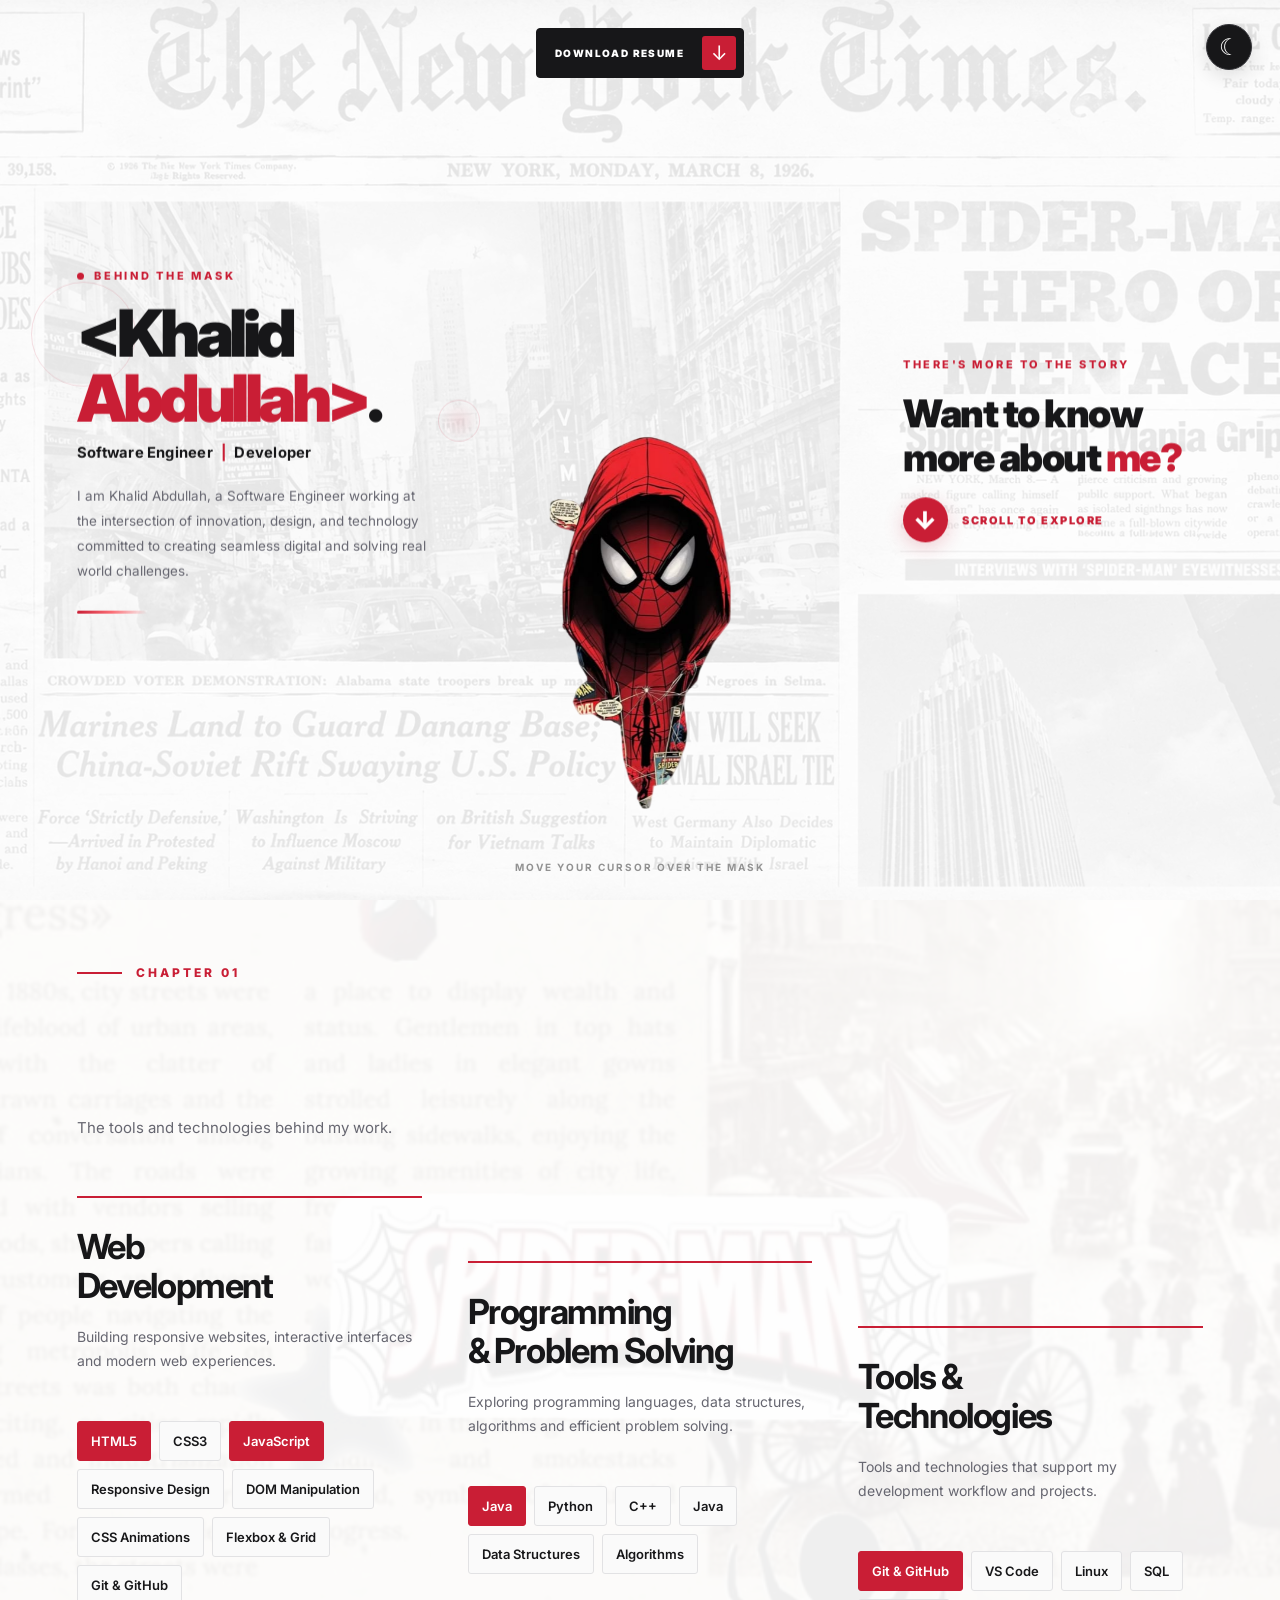
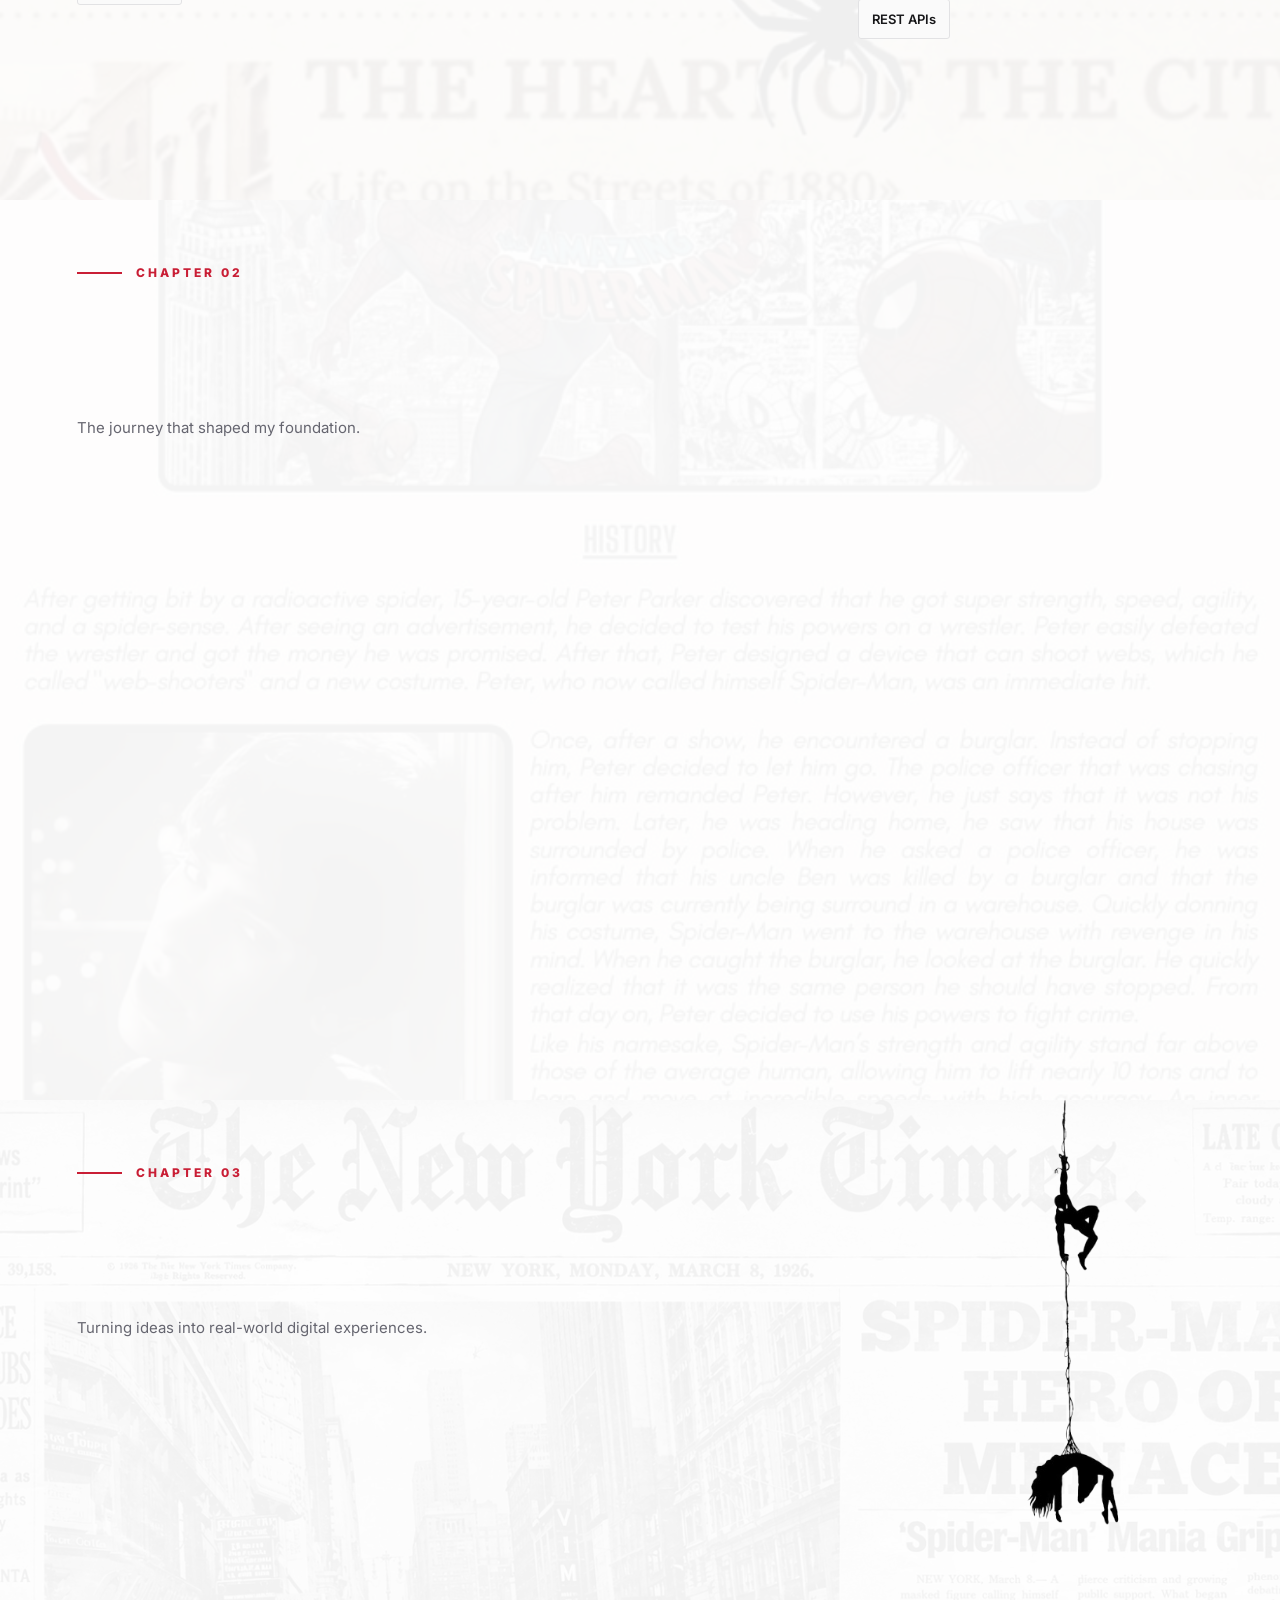
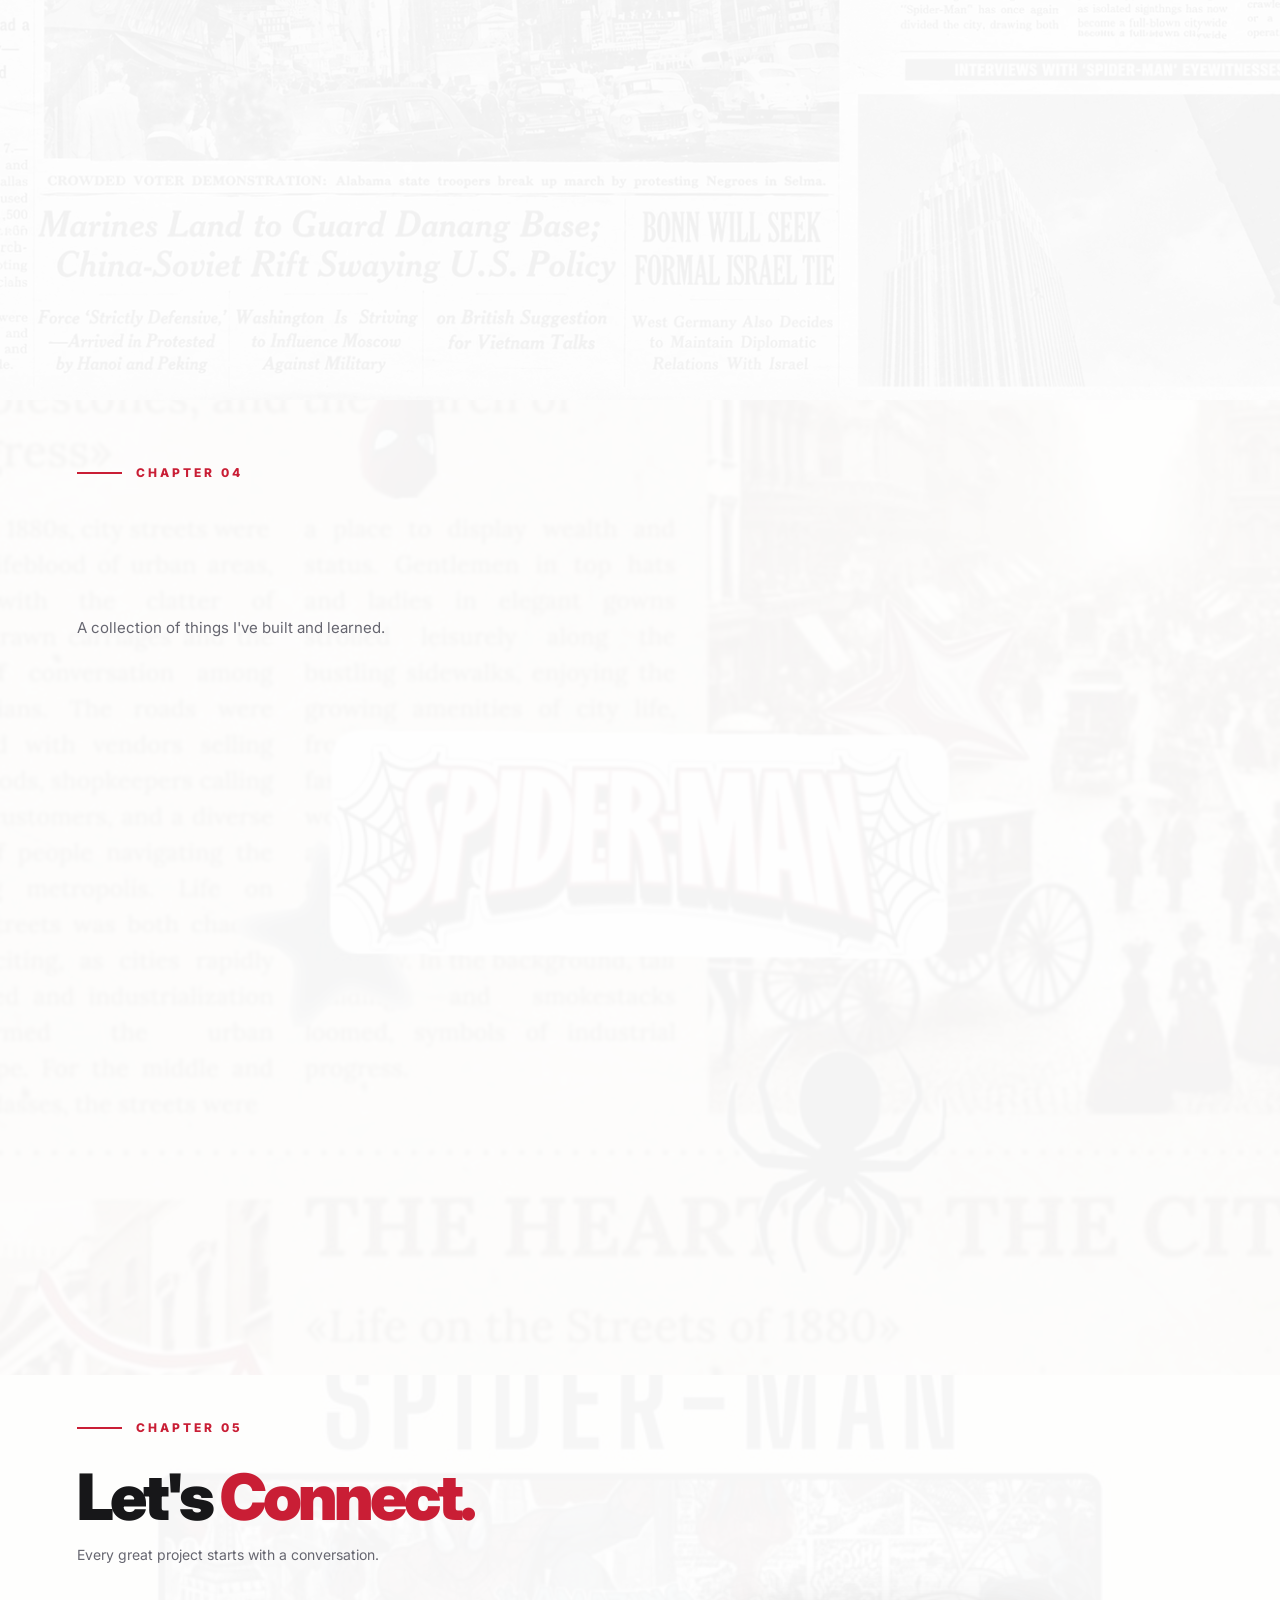
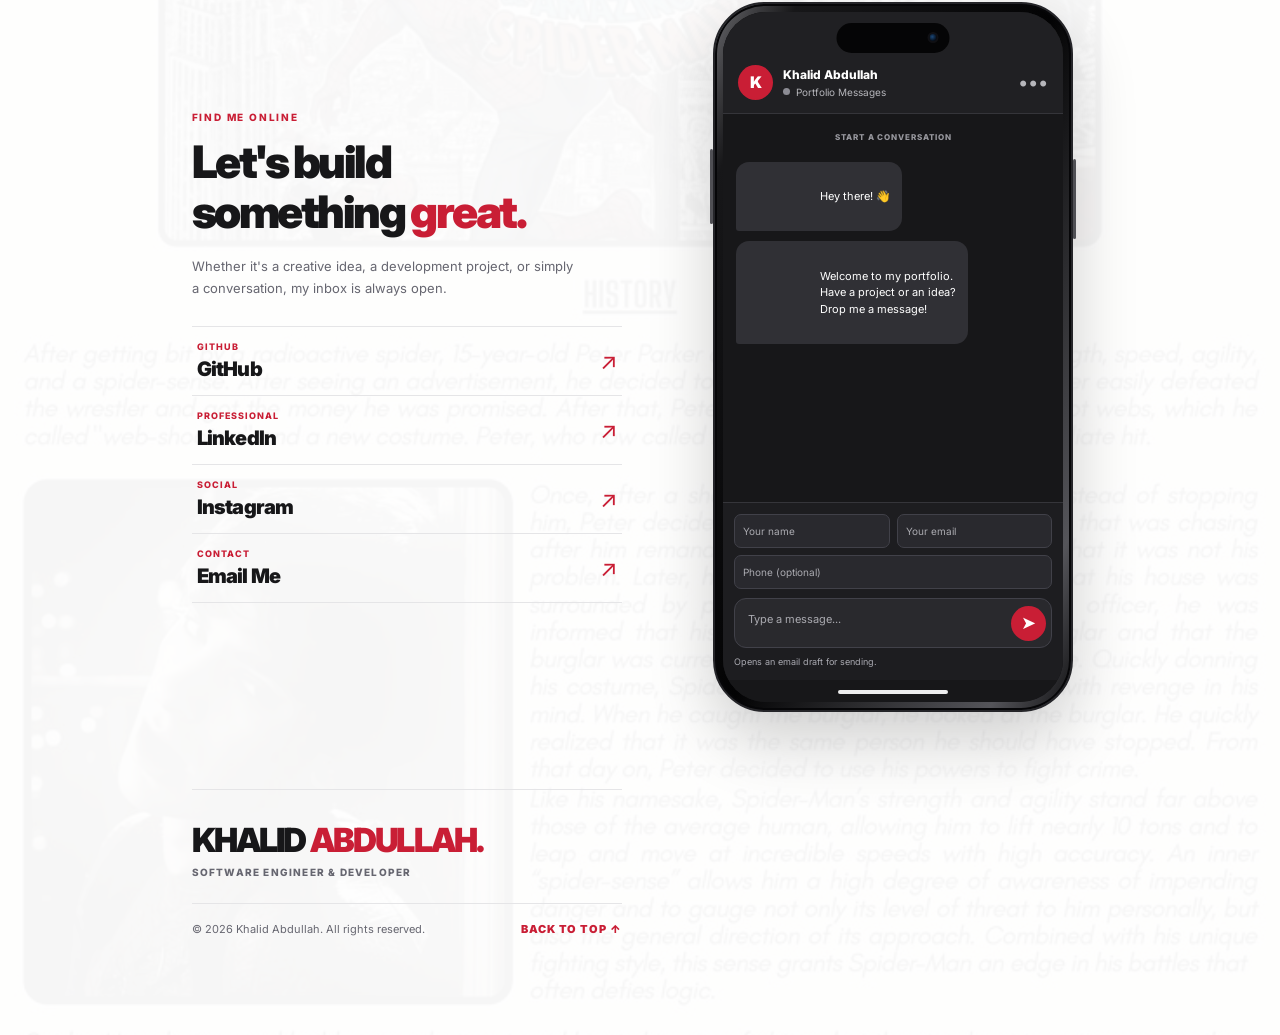
<file: index.html>
<!DOCTYPE html>
<html lang="en">

<head>
    <!-- ==========================================
         META INFORMATION
    ========================================== -->

    <meta charset="UTF-8">
    <meta name="viewport" content="width=device-width, initial-scale=1">
    <meta name="theme-color" content="#ffffff">

    <title>Khalid Abdullah | Software Engineer</title>


    <!-- ==========================================
         GOOGLE FONTS
    ========================================== -->

    <link rel="preconnect" href="https://fonts.googleapis.com">
    <link rel="preconnect" href="https://fonts.gstatic.com" crossorigin>

    <link
        href="https://fonts.googleapis.com/css2?family=Inter:wght@400;500;600;700;800;900&display=swap"
        rel="stylesheet"
    >


    <!-- ==========================================
         EXTERNAL CSS & JAVASCRIPT
    ========================================== -->

    <link rel="stylesheet" href="style.css">
    <script src="script.js" defer></script>
    <!-- ==========================================
         PROJECT 01 — POPUP STYLES (SCOPED)
    ========================================== -->
    <style>
        .sorting-project-trigger {
            width: 100%;
            text-align: left;
            background: transparent;
            border: 0;
            font: inherit;
            appearance: none;
        }
        .sorting-project-dialog {
            width: min(92vw, 950px);
            max-height: min(90vh, 900px);
            margin: auto;
            padding: 0;
            border: 1px solid #d8d8dc;
            border-radius: 14px;
            color: #171719;
            background: #fff;
            box-shadow: 0 30px 100px rgba(0, 0, 0, .28);
        }
        .sorting-project-dialog::backdrop {
            background: rgba(6, 6, 9, .78);
            backdrop-filter: blur(7px);
        }
        .sorting-project-panel { padding: clamp(22px, 4vw, 48px); font-family: 'Inter', Arial, sans-serif; }

        /* Faded newspaper background - project popup only */
        .sorting-project-panel {
            position: relative;
            isolation: isolate;
        }
        .sorting-project-panel::before {
            content: "";
            position: absolute;
            inset: 0;
            background: url("assets/newspaper-hero.webp") center top / cover no-repeat;
            opacity: 0.06;
            filter: grayscale(1);
            z-index: -1;
            pointer-events: none;
        }
        html.dark-mode .sorting-project-panel::before {
            opacity: 0.08;
            filter: grayscale(1) invert(1);
        }
        @media (max-width: 650px) {
            .sorting-project-panel::before {
                opacity: 0.045;
            }
            html.dark-mode .sorting-project-panel::before {
                opacity: 0.06;
            }
        }
        .sorting-project-topbar { display: flex; align-items: center; justify-content: space-between; gap: 20px; }
        .sorting-project-topbar > span { color: #c91e35; font-size: 10px; font-weight: 800; letter-spacing: .16em; }
        .sorting-project-close {
            width: 38px; height: 38px; flex: 0 0 auto; border: 1px solid #dedee1;
            border-radius: 50%; background: transparent; color: inherit;
            font-size: 16px; cursor: pointer;
        }
        .sorting-project-dialog h2 {
            margin: 24px 0 15px; font-size: clamp(32px, 5.5vw, 66px);
            font-weight: 900; line-height: 1.06; letter-spacing: -.055em;
        }
        .sorting-project-dialog h2 span { color: #c91e35; }
        .sorting-project-lead { max-width: 700px; color: #666670; line-height: 1.8; font-size: 14px; }
        .sorting-project-tags { display: flex; flex-wrap: wrap; gap: 8px; margin: 22px 0 30px; }
        .sorting-project-tags span { border: 1px solid #dedee1; border-radius: 4px; padding: 9px 11px; font-size: 11px; font-weight: 700; }
        .sorting-project-gallery { display: grid; grid-template-columns: repeat(2, minmax(0, 1fr)); gap: 15px; }
        .sorting-project-gallery figure { min-width: 0; }
        .sorting-project-gallery img { display: block; width: 100%; height: auto; border-radius: 7px; border: 1px solid #dedee1; background: #ededee; }
        .sorting-project-gallery figcaption { padding-top: 8px; color: #666670; font-size: 11px; }
        .sorting-project-info-grid { display: grid; grid-template-columns: repeat(2, minmax(0, 1fr)); gap: 35px; margin-top: 35px; }
        .sorting-project-dialog h3 { font-size: 20px; font-weight: 900; letter-spacing: -.035em; margin-bottom: 13px; }
        .sorting-project-dialog section p, .sorting-project-dialog li { color: #666670; font-size: 13px; line-height: 1.8; }
        .sorting-project-dialog ul { padding-left: 19px; }
        .sorting-project-algorithms { margin-top: 26px; }
        .sorting-project-actions { display: flex; flex-wrap: wrap; gap: 12px; margin-top: 32px; }
        .sorting-project-actions a, .sorting-project-actions button {
            display: inline-flex; align-items: center; justify-content: center;
            min-height: 44px; padding: 12px 18px; font: inherit; font-size: 11px;
            font-weight: 800; letter-spacing: .04em; text-decoration: none; cursor: pointer;
            border: 1px solid #171719; border-radius: 4px;
        }
        .sorting-project-actions a { background: #c91e35; border-color: #c91e35; color: #fff; }
        .sorting-project-actions button { background: transparent; color: inherit; }
        html.dark-mode .sorting-project-dialog {
            color: #f6f6f7; background: #18181d; border-color: #414149;
        }
        html.dark-mode .sorting-project-lead,
        html.dark-mode .sorting-project-gallery figcaption,
        html.dark-mode .sorting-project-dialog section p,
        html.dark-mode .sorting-project-dialog li { color: #b5b5bf; }
        html.dark-mode .sorting-project-tags span,
        html.dark-mode .sorting-project-close,
        html.dark-mode .sorting-project-gallery img { border-color: #47474e; }
        html.dark-mode .sorting-project-actions button { border-color: #777780; color: #fff; }
        .sorting-project-trigger:focus-visible,
        .sorting-project-dialog button:focus-visible,
        .sorting-project-dialog a:focus-visible { outline: 3px solid #c91e35; outline-offset: 4px; }
        @media (max-width: 650px) {
            .sorting-project-dialog { width: 95vw; max-height: 92dvh; }
            .sorting-project-gallery, .sorting-project-info-grid { grid-template-columns: 1fr; }
            .sorting-project-info-grid { gap: 24px; }
        }
    </style>


</head>


<body>

    <!-- ==========================================
         PAGE 01 — HERO SECTION
         Spider-Man interactive introduction
    ========================================== -->

    <main class="hero" id="home">
        <!-- TOP CENTER RESUME BUTTON -->

<a
    href="assets/Khalid_Abdullah_Resume.pdf"
    download="Khalid_Abdullah_Resume.pdf"
    class="resume-download"
>
    <span class="resume-download-text">
        DOWNLOAD RESUME
    </span>

    <span class="resume-download-icon">
        ↓
    </span>
</a>

<!-- =====================================
     LIGHT / NIGHT MODE TOGGLE
===================================== -->

<button
    class="theme-toggle"
    id="themeToggle"
    type="button"
    aria-label="Enable night mode"
    aria-pressed="false"
>
    <span class="theme-sun" aria-hidden="true">☀</span>
    <span class="theme-moon" aria-hidden="true">☾</span>
</button>


        <!-- INTRODUCTION CONTENT -->
        <section class="intro" aria-label="Introduction">

            <!-- Small heading above name -->
            <div class="intro-kicker">
                <span class="red-dot" aria-hidden="true"></span>
                BEHIND THE MASK
            </div>


            <!-- Main name heading -->
            <div class="intro-title-wrap">

                <!-- Decorative floating elements -->
                <span class="intro-float float-one" aria-hidden="true"></span>
                <span class="intro-float float-two" aria-hidden="true"></span>

                <h1 class="intro-title">
                    <span class="name-first">&lt;Khalid</span>

                    <span class="name-last">
                        Abdullah&gt;<span class="title-period">.</span>
                    </span>
                </h1>

            </div>


            <!-- Professional title -->
            <p class="intro-role">
                Software Engineer
                <span class="role-divider">|</span>
                Developer
            </p>


            <!-- Short personal introduction -->
            <p class="intro-description">
                I am Khalid Abdullah, a Software Engineer working at the intersection
                 of innovation, design, and technology
                 committed to creating seamless digital 
                  and solving real world challenges.
            </p>


            <!-- Decorative accent -->
            <span class="intro-accent" aria-hidden="true"></span>

        </section>



        <!-- ======================================
             SPIDER-MAN ARTWORK
             Interactive face reveal area
        ====================================== -->

        <div class="artwork" id="artwork">

            <!-- Spider-Man illustration -->
            <img
                class="spiderman"
                src="assets/spiderman.png"
                alt="Spider-Man illustration"
                draggable="false"
            >


            <!-- Face reveal window controlled by JS -->
            <div
                class="face-window"
                id="faceWindow"
                aria-hidden="true"
            >

                <img
                    class="my-face"
                    src="assets/my-face.png"
                    alt=""
                    draggable="false"
                >

            </div>

        </div>



        <!-- ======================================
             SCROLL TO NEXT SECTION
        ====================================== -->

        <aside class="scroll-intro" aria-label="Explore portfolio">

            <span class="scroll-label">
                THERE'S MORE TO THE STORY
            </span>

            <h2>
                Want to know<br>
                more about <span>me?</span>
            </h2>

            <!-- Navigation to technology stack -->
            <a href="#about" class="scroll-link">

                <span class="scroll-arrow" aria-hidden="true">
                    ↓
                </span>

                <span>SCROLL TO EXPLORE</span>

            </a>

        </aside>


        <!-- Cursor interaction instruction -->
        <p class="hint">
            MOVE YOUR CURSOR OVER THE MASK
        </p>

    </main>



    <!-- ==========================================
         PAGE 02 — TECHNOLOGY STACK
         Three-column skills layout
    ========================================== -->

    <section
        class="about-section"
        id="about"
        aria-labelledby="technology-title"
    >

        <!-- Chapter indicator -->
        <div class="chapter-header">

            <span class="chapter-line" aria-hidden="true"></span>
            <span class="chapter-number">CHAPTER 01</span>

        </div>


        <!-- Section heading -->
        <div class="tech-heading">

            <h2 id="technology-title">
                Technology <span>Stack.</span>
            </h2>

            <p>
                The tools and technologies behind my work.
            </p>

        </div>



        <!-- ======================================
             TECHNOLOGY GRID
             Contains three skill categories
        ====================================== -->

        <div class="tech-grid">


            <!-- ----------------------------------
                 COLUMN 01 — WEB DEVELOPMENT
            ---------------------------------- -->

            <article class="tech-column">

                <span class="tech-line" aria-hidden="true"></span>

                <h3>
                    Web<br>
                    Development
                </h3>

                <p class="tech-description">
                    Building responsive websites, interactive
                    interfaces and modern web experiences.
                </p>


                <!-- Web development skills -->
                <div class="tech-tags">

                    <span class="featured">HTML5</span>
                    <span>CSS3</span>
                    <span class="featured">JavaScript</span>

                    <span>Responsive Design</span>
                    <span>DOM Manipulation</span>
                    <span>CSS Animations</span>

                    <span>Flexbox &amp; Grid</span>
                    <span>Git &amp; GitHub</span>

                </div>

            </article>



            <!-- ----------------------------------
                 COLUMN 02 — PROGRAMMING
            ---------------------------------- -->

            <article class="tech-column">

                <span class="tech-line" aria-hidden="true"></span>

                <h3>
                    Programming<br>
                    &amp; Problem Solving
                </h3>

                <p class="tech-description">
                    Exploring programming languages, data
                    structures, algorithms and efficient
                    problem solving.
                </p>


                <!-- Programming skills -->
                <div class="tech-tags">

                    <span class="featured">Java</span>
                    <span>Python</span>
                    <span>C++</span>
                    <span>Java</span>
                    <span>Data Structures</span>
                    <span>Algorithms</span>

                </div>

            </article>



            <!-- ----------------------------------
                 COLUMN 03 — TOOLS & TECHNOLOGIES
            ---------------------------------- -->

            <article class="tech-column">

                <span class="tech-line" aria-hidden="true"></span>

                <h3>
                    Tools &amp;<br>
                    Technologies
                </h3>

                <p class="tech-description">
                    Tools and technologies that support my
                    development workflow and projects.
                </p>


                <!-- Development tools -->
                <div class="tech-tags">

                    <span class="featured">Git &amp; GitHub</span>
                    <span>VS Code</span>
                    <span>Linux</span>
                    <span>SQL</span>
                    <span>REST APIs</span>

                </div>

            </article>

        </div>

    </section>



    <!-- ==========================================
         PAGE 03 — EDUCATIONAL BACKGROUND
         Responsive curved education roadmap

         Desktop: Horizontal curved path
         Mobile:  Vertical curved path
    ========================================== -->

    <section
        class="education-section"
        id="education"
        aria-labelledby="education-title"
    >

        <!-- Chapter indicator -->
        <div class="chapter-header">

            <span class="chapter-line" aria-hidden="true"></span>
            <span class="chapter-number">CHAPTER 02</span>

        </div>


        <!-- Section heading -->
        <div class="education-heading">

            <h2 id="education-title">
                Educational <span>Background.</span>
            </h2>

            <p>
                The journey that shaped my foundation.
            </p>

        </div>



        <!-- ======================================
             EDUCATION ROADMAP CONTAINER
        ====================================== -->

        <div
            class="education-roadmap-wrap"
            aria-label="Educational journey from Class X to Master's degree"
        >

            <div class="education-roadmap">


                <!-- ==================================
                     DESKTOP ROADMAP SVG

                     Horizontal curved path.
                     Four circular markers represent
                     the four education milestones.
                ================================== -->

                <svg
                    class="roadmap-svg roadmap-svg-desktop"
                    viewBox="0 0 1200 520"
                    preserveAspectRatio="none"
                    aria-hidden="true"
                >

                    <!-- Background road -->
                    <path
                        class="roadmap-path-bg"
                        d="M40 280 C90 250 135 180 190 205 C300 240 355 390 465 320 C575 250 620 135 740 195 C850 260 900 385 1010 310 C1070 265 1120 245 1160 280"
                    />

                    <!-- Main visible road -->
                    <path
                        class="roadmap-path-main"
                        d="M40 280 C90 250 135 180 190 205 C300 240 355 390 465 320 C575 250 620 135 740 195 C850 260 900 385 1010 310 C1070 265 1120 245 1160 280"
                    />


                    <!-- Education milestone markers -->
                    <g class="roadmap-markers">

                        <circle cx="190" cy="205" r="12"/>
                        <circle cx="465" cy="320" r="12"/>
                        <circle cx="740" cy="195" r="12"/>
                        <circle cx="1010" cy="310" r="12"/>

                    </g>

                </svg>



                <!-- ==================================
                     MOBILE ROADMAP SVG

                     Vertical curved path.
                     Shown only on mobile using CSS.

                     Markers share their intended
                     coordinates with the road path.
                ================================== -->

                <svg
                    class="roadmap-svg roadmap-svg-mobile"
                    viewBox="0 0 360 960"
                    preserveAspectRatio="xMinYMin meet"
                    aria-hidden="true"
                >

                    <!-- Background road -->
                    <path
                        class="roadmap-path-bg"
                        d="M60 120 C15 185 105 280 60 350 C15 420 105 510 60 580 C15 650 105 740 60 810 C48 835 50 855 60 885"
                    />

                    <!-- Main visible road -->
                    <path
                        class="roadmap-path-main"
                        d="M60 120 C15 185 105 280 60 350 C15 420 105 510 60 580 C15 650 105 740 60 810 C48 835 50 855 60 885"
                    />


                    <!-- Education milestone markers -->
                    <g class="roadmap-markers">

                        <circle cx="60" cy="120" r="12"/>
                        <circle cx="60" cy="350" r="12"/>
                        <circle cx="60" cy="580" r="12"/>
                        <circle cx="60" cy="810" r="12"/>

                    </g>

                </svg>



                <!-- ==================================
                     MILESTONE 01 — CLASS X
                ================================== -->

                <article class="roadmap-item item-1 top">

                    <div class="roadmap-details">

                        <span class="roadmap-step">
                            SECONDARY
                        </span>

                        <h3>Class X</h3>

                        <p>National Public School , Delhi </p>

                        <span class="roadmap-year">
                            2019
                        </span>

                    </div>

                </article>



                <!-- ==================================
                     MILESTONE 02 — CLASS XII
                ================================== -->

                <article class="roadmap-item item-2 bottom">

                    <div class="roadmap-details">

                        <span class="roadmap-step">
                            HIGHER SECONDARY
                        </span>

                        <h3>Class XII</h3>

                        <p>National Public School</p>

                        <span class="roadmap-year">
                            2021
                        </span>

                    </div>

                </article>



                <!-- ==================================
                     MILESTONE 03 — BACHELOR'S
                ================================== -->

                <article class="roadmap-item item-3 top">

                    <div class="roadmap-details">

                        <span class="roadmap-step">
                            UNDERGRADUATE
                        </span>

                        <h3>Bachelors of Commerce</h3>

                        <p>Chaudhary Charan Singh</p>

                        <span class="roadmap-year">
                            2022 — 2025
                        </span>

                    </div>

                </article>



                <!-- ==================================
                     MILESTONE 04 — MASTER'S
                ================================== -->

                <article class="roadmap-item item-4 bottom">

                    <div class="roadmap-details">

                        <span class="roadmap-step">
                            POSTGRADUATE
                        </span>

                        <h3>Masters of Computer Application</h3>

                        <p>Jamia Millia Islamia</p>

                        <span class="roadmap-year">
                            2026 — 2028
                        </span>

                    </div>

                </article>


            </div> <!-- End education-roadmap -->

        </div> <!-- End education-roadmap-wrap -->

    </section> <!-- End education-section -->

<!-- ==========================================
     PAGE 04 — PROFESSIONAL EXPERIENCE
     CHAPTER 03: FREELANCE ACTIVITY
========================================== -->

<section
    class="experience-section"
    id="experience"
    aria-labelledby="experience-title"
>

    <!-- Chapter indicator -->
    <div class="chapter-header">

        <span class="chapter-line" aria-hidden="true"></span>
        <span class="chapter-number">CHAPTER 03</span>

    </div>


    <!-- Section heading -->
    <div class="experience-heading">

        <h2 id="experience-title">
            My <span>Experience.</span>
        </h2>

        <p>
            Turning ideas into real-world digital experiences.
        </p>

    </div>


    <!-- Freelance experience -->
    <div class="experience-content">

        <article class="experience-item">

            <!-- Experience index -->
            <div class="experience-index">
                <span>FREELANCE</span>
            </div>


            <!-- Main experience information -->
            <div class="experience-info">

                <h3>
                    Freelance <span>Developer.</span>
                </h3>

                <p class="experience-description">
                    Working independently on creative development
                    projects, transforming ideas into responsive,
                    functional, and visually engaging digital
                    experiences.
                </p>


                <!-- Areas of freelance work -->
                <div class="experience-tags">

                    <span>Web Development</span>
                    <span>Frontend Development</span>
                    <span>Responsive Design</span>

                </div>

            </div>


            <!-- Decorative arrow -->
            <div class="experience-arrow" aria-hidden="true">
                ↗
            </div>

        </article>

    </div>

<!-- ==========================================
     UPSIDE-DOWN SPIDER-MAN ANIMATION
========================================== -->


<!-- Spider-Man hanging using original PNG web -->
<div class="experience-spiderman" aria-hidden="true">

    <img
        src="assets/spiderman1.png"
        class="hanging-spiderman"
        alt=""
        draggable="false"
    >

</div>



</section>

<!-- ==========================================
     CHAPTER 04 — PROJECTS & CERTIFICATIONS
     Interactive folder-style navigation
========================================== -->

<section
    class="portfolio-section"
    id="projects"
    aria-labelledby="portfolio-title"
>

    <!-- Chapter number -->
    <div class="chapter-header">
        <span class="chapter-line" aria-hidden="true"></span>
        <span class="chapter-number">CHAPTER 04</span>
    </div>

    <!-- Main heading -->
    <div class="portfolio-heading">

        <h2 id="portfolio-title">
            Projects <span>&amp; Certifications.</span>
        </h2>

        <p>
            A collection of things I've built and learned.
        </p>

    </div>


    <!-- ======================================
         PART 01 — PROJECT FOLDERS
    ====================================== -->

    <div class="folder-section">

        <div class="folder-section-heading">
            <span>SELECTED WORK</span>
            <h3>Featured <em>Projects.</em></h3>
            <p>
                Explore my development projects.
                Select a folder to open.
            </p>
        </div>


        <div class="folder-grid">

            <!-- Project 01 -->
            <button
                class="folder-card sorting-project-trigger"
                type="button"
                aria-haspopup="dialog"
                aria-controls="sortingProjectDialog"
                aria-label="View Sorting Algorithm Visualizer project details"
            >
                <div class="folder-tab"></div>

                <div class="folder-body">
                    <span class="folder-index">PROJECT-1</span>

                    <div class="folder-bottom">
                        <h4>Sorting Algorithm Visualizer</h4>
                        <span class="folder-arrow" aria-hidden="true">↗</span>
                    </div>
                </div>

                <div class="folder-meta">
                    <span>Java · JavaFX</span>
                    <span>View Project ↗</span>
                </div>
            </button>


        
        </div>

        <!-- ======================================
             PROJECT 01 — ON-PAGE DETAILS POPUP
             Keeps visitors inside this portfolio
        ====================================== -->
        <dialog class="sorting-project-dialog" id="sortingProjectDialog" aria-labelledby="sortingProjectTitle">
            <div class="sorting-project-panel">
                <div class="sorting-project-topbar">
                    <span>PROJECT-1 &nbsp;·&nbsp; DESKTOP APPLICATION</span>
                    <button type="button" class="sorting-project-close" aria-label="Close project details">✕</button>
                </div>

                <h2 id="sortingProjectTitle">Sorting Algorithm <span>Visualizer.</span></h2>
                <p class="sorting-project-lead">
                    An interactive JavaFX desktop application for understanding how sorting
                    algorithms work through animated bars, operation highlights, and live statistics.
                </p>

                <div class="sorting-project-tags">
                    <span>Java</span><span>JavaFX</span><span>Maven</span><span>Data Structures &amp; Algorithms</span>
                </div>

                <div class="sorting-project-gallery">
                    <figure>
                        <img loading="lazy"
                             src="https://raw.githubusercontent.com/abdkhalidabdullah123-ship-it/Sorting-Algorithm-Visualizer/main/docs/screenshots/sorting-in-progress.png"
                             alt="Sorting Algorithm Visualizer displaying an algorithm in progress">
                        <figcaption>Sorting in progress</figcaption>
                    </figure>
                    <figure>
                        <img loading="lazy"
                             src="https://raw.githubusercontent.com/abdkhalidabdullah123-ship-it/Sorting-Algorithm-Visualizer/main/docs/screenshots/sorting-completed.png"
                             alt="Sorting Algorithm Visualizer after sorting completes">
                        <figcaption>Sorting completed</figcaption>
                    </figure>
                </div>

                <div class="sorting-project-info-grid">
                    <section>
                        <h3>About the project</h3>
                        <p>
                            Sorting algorithms are easier to understand when you can watch
                            each comparison, swap, and write. This app visualizes those
                            operations while letting users control playback and speed.
                        </p>
                    </section>
                    <section>
                        <h3>Key features</h3>
                        <ul>
                            <li>Animated sorting with highlighted operations</li>
                            <li>Start, pause, resume, reset, and generate array</li>
                            <li>Adjustable speed and live operation statistics</li>
                            <li>Resizable visualization with different array sizes</li>
                        </ul>
                    </section>
                </div>

                <section class="sorting-project-algorithms">
                    <h3>Sorting algorithms</h3>
                    <p>Bubble Sort · Selection Sort · Insertion Sort · Merge Sort · Quick Sort</p>
                </section>

                <div class="sorting-project-actions">
                    <a href="https://github.com/abdkhalidabdullah123-ship-it/Sorting-Algorithm-Visualizer"
                       target="_blank" rel="noopener noreferrer">VIEW SOURCE ON GITHUB ↗</a>
                    <button type="button" class="sorting-project-done">BACK TO PROJECTS ↑</button>
                </div>
            </div>
        </dialog>

    </div>



    <!-- ======================================
         PART 02 — CERTIFICATION FOLDERS
    ====================================== -->

    <div
        class="folder-section certification-folder-section"
        id="certifications"
    >

        <div class="folder-section-heading">
            <span>02 / CREDENTIALS</span>
            <h3>My <em>Certifications.</em></h3>
            <p>
                A record of continuous learning.
                Select a folder to view its certificate.
            </p>
        </div>


        <div class="folder-grid">

            <!-- Certificate 01 -->
            <a
                class="folder-card certificate-folder"
                href="https://example.com/certificate-1"
                target="_blank"
                rel="noopener noreferrer"
                aria-label="View Certificate 01"
            >
                <div class="folder-tab"></div>

                <div class="folder-body">
                    <span class="folder-index">CERTIFICATE / 01</span>

                    <div class="folder-bottom">
                        <h4>Certification One</h4>
                        <span class="folder-arrow" aria-hidden="true">↗</span>
                    </div>
                </div>

                <div class="folder-meta">
                    <span>Issuing Organization</span>
                    <span>View Certificate ↗</span>
                </div>
            </a>
                        <!-- Certificate 01 -->
            <a
                class="folder-card certificate-folder"
                href="https://example.com/certificate-1"
                target="_blank"
                rel="noopener noreferrer"
                aria-label="View Certificate 01"
            >
                <div class="folder-tab"></div>

                <div class="folder-body">
                    <span class="folder-index">CERTIFICATE / 01</span>

                    <div class="folder-bottom">
                        <h4>Certification One</h4>
                        <span class="folder-arrow" aria-hidden="true">↗</span>
                    </div>
                </div>

                <div class="folder-meta">
                    <span>Issuing Organization</span>
                    <span>View Certificate ↗</span>
                </div>
            </a>
                        <!-- Certificate 01 -->
            <a
                class="folder-card certificate-folder"
                href="https://example.com/certificate-1"
                target="_blank"
                rel="noopener noreferrer"
                aria-label="View Certificate 01"
            >
                <div class="folder-tab"></div>

                <div class="folder-body">
                    <span class="folder-index">CERTIFICATE / 01</span>

                    <div class="folder-bottom">
                        <h4>Certification One</h4>
                        <span class="folder-arrow" aria-hidden="true">↗</span>
                    </div>
                </div>

                <div class="folder-meta">
                    <span>Issuing Organization</span>
                    <span>View Certificate ↗</span>
                </div>
            </a>
                        <!-- Certificate 01 -->
            <a
                class="folder-card certificate-folder"
                href="https://example.com/certificate-1"
                target="_blank"
                rel="noopener noreferrer"
                aria-label="View Certificate 01"
            >
                <div class="folder-tab"></div>

                <div class="folder-body">
                    <span class="folder-index">CERTIFICATE / 01</span>

                    <div class="folder-bottom">
                        <h4>Certification One</h4>
                        <span class="folder-arrow" aria-hidden="true">↗</span>
                    </div>
                </div>

                <div class="folder-meta">
                    <span>Issuing Organization</span>
                    <span>View Certificate ↗</span>
                </div>
            </a>
                        <!-- Certificate 01 -->
            <a
                class="folder-card certificate-folder"
                href="https://example.com/certificate-1"
                target="_blank"
                rel="noopener noreferrer"
                aria-label="View Certificate 01"
            >
                <div class="folder-tab"></div>

                <div class="folder-body">
                    <span class="folder-index">CERTIFICATE / 01</span>

                    <div class="folder-bottom">
                        <h4>Certification One</h4>
                        <span class="folder-arrow" aria-hidden="true">↗</span>
                    </div>
                </div>

                <div class="folder-meta">
                    <span>Issuing Organization</span>
                    <span>View Certificate ↗</span>
                </div>
            </a>


            <!-- Certificate 02 -->
            <a
                class="folder-card certificate-folder"
                href="https://example.com/certificate-2"
                target="_blank"
                rel="noopener noreferrer"
                aria-label="View Certificate 02"
            >
                <div class="folder-tab"></div>

                <div class="folder-body">
                    <span class="folder-index">CERTIFICATE / 02</span>

                    <div class="folder-bottom">
                        <h4>Certification Two</h4>
                        <span class="folder-arrow" aria-hidden="true">↗</span>
                    </div>
                </div>

                <div class="folder-meta">
                    <span>Issuing Organization</span>
                    <span>View Certificate ↗</span>
                </div>
            </a>


            <!-- Certificate 03 -->
            <a
                class="folder-card certificate-folder"
                href="https://example.com/certificate-3"
                target="_blank"
                rel="noopener noreferrer"
                aria-label="View Certificate 03"
            >
                <div class="folder-tab"></div>

                <div class="folder-body">
                    <span class="folder-index">CERTIFICATE / 03</span>

                    <div class="folder-bottom">
                        <h4>Certification Three</h4>
                        <span class="folder-arrow" aria-hidden="true">↗</span>
                    </div>
                </div>

                <div class="folder-meta">
                    <span>Issuing Organization</span>
                    <span>View Certificate ↗</span>
                </div>
            </a>

        </div>

    </div>

</section>


<!-- ==========================================
     CHAPTER 05 — CONTACT & DM CHAT
========================================== -->

<section class="contact-section" id="contact">

    <div class="chapter-header">
        <span class="chapter-line"></span>
        <span class="chapter-number">CHAPTER 05</span>
    </div>

    <div class="contact-heading">
        <h2>Let's <span>Connect.</span></h2>
        <p>Every great project starts with a conversation.</p>
    </div>


    <div class="contact-layout">

        <!-- ==============================
             LEFT — SOCIAL MEDIA DETAILS
        ============================== -->

        <div class="contact-left">

            <span class="contact-small-label">
                FIND ME ONLINE
            </span>

            <h3>
                Let's build<br>
                something <span>great.</span>
            </h3>

            <p class="contact-intro">
                Whether it's a creative idea, a development
                project, or simply a conversation,
                my inbox is always open.
            </p>

            <div class="contact-social-list">

                <a href="https://github.com/abdkhalidabdullah123-ship-it?tab=repositories"
                   target="_blank"
                   rel="noopener noreferrer"
                   class="contact-social-item">

                    <span>GITHUB</span>
                    <strong>GitHub</strong>
                    <b>↗</b>
                </a>

                <a href="https://www.linkedin.com/in/khalid-abdullah-491530381/"
                   target="_blank"
                   rel="noopener noreferrer"
                   class="contact-social-item">

                    <span>PROFESSIONAL</span>
                    <strong>LinkedIn</strong>
                    <b>↗</b>
                </a>

                <a href="https://instagram.com/abdkhalid___"
                   target="_blank"
                   rel="noopener noreferrer"
                   class="contact-social-item">

                    <span>SOCIAL</span>
                    <strong>Instagram</strong>
                    <b>↗</b>
                </a>

                <a href="mailto:abdkhalidabdullah123@gmail.com"
"
                   class="contact-social-item">

                    <span>CONTACT</span>
                    <strong>Email Me</strong>
                    <b>↗</b>
                </a>

            </div>

        </div>


        <!-- ==============================
             RIGHT — DM CHAT WINDOW
        ============================== -->

      
<!-- ==========================================
     RIGHT SIDE — IPHONE DM CHAT
========================================== -->

<div class="contact-right">

    <div class="iphone-frame">

        <!-- Phone side buttons -->
        <span class="iphone-side-button iphone-volume"></span>
        <span class="iphone-side-button iphone-power"></span>

        <!-- Phone screen -->
        <div class="iphone-screen">

            <!-- Dynamic Island -->
            <div class="iphone-island" aria-hidden="true">
                <span class="iphone-camera"></span>
            </div>

            <!-- Existing interactive DM -->
            <div class="dm-window">

                <!-- CHAT HEADER -->
                <div class="dm-header">

                    <div class="dm-avatar">K</div>

                    <div class="dm-profile">
                        <strong>Khalid Abdullah</strong>

                        <span>
                            <i class="dm-status-dot"></i>
                            Portfolio Messages
                        </span>
                    </div>

                    <span class="dm-header-icon">•••</span>

                </div>

                <!-- CHAT MESSAGES -->
                <div class="dm-messages" id="dmMessages">

                    <div class="dm-day">
                        START A CONVERSATION
                    </div>

                    <div class="dm-bubble dm-received">
                        Hey there! 👋
                    </div>

                    <div class="dm-bubble dm-received">
                        Welcome to my portfolio.
                        Have a project or an idea?
                        Drop me a message!
                    </div>

                </div>

                <!-- MESSAGE FORM -->
                <form class="dm-form" id="dmForm">

                    <div class="dm-visitor-fields">

                        <input
                            type="text"
                            id="dmName"
                            name="name"
                            placeholder="Your name"
                            autocomplete="name"
                            aria-label="Your name"
                            required
                        >

                        <input
                            type="email"
                            id="dmEmail"
                            name="email"
                            placeholder="Your email"
                            autocomplete="email"
                            aria-label="Your email"
                            required
                        >

                        <input
                            type="tel"
                            id="dmPhone"
                            name="phone"
                            placeholder="Phone (optional)"
                            autocomplete="tel"
                            aria-label="Phone number, optional"
                        >

                    </div>

                    <!-- MESSAGE COMPOSER -->
                    <div class="dm-composer">

                        <textarea
                            id="dmInput"
                            placeholder="Type a message..."
                            aria-label="Your message"
                            rows="1"
                            required
                        ></textarea>

                        <button
                            type="submit"
                            class="dm-send"
                            aria-label="Draft message"
                        >
                            ➤
                        </button>

                    </div>

                    <p class="dm-note">
                        Opens an email draft for sending.
                    </p>

                    <p
                        class="dm-feedback"
                        id="dmFeedback"
                        role="status"
                        aria-live="polite"
                    ></p>

                </form>

            </div>

            <!-- Home indicator -->
            <div class="iphone-home-indicator"
                 aria-hidden="true"></div>

        </div>

    </div>

</div>

    <!-- FOOTER -->

    <footer class="portfolio-footer">

        <div class="footer-identity">
            <span class="footer-name">
                KHALID <span>ABDULLAH.</span>
            </span>
            <span class="footer-role">
                SOFTWARE ENGINEER & DEVELOPER
            </span>
        </div>

        <div class="footer-bottom">

            <span>
                © <span id="footer-year">2026</span>
                Khalid Abdullah. All rights reserved.
            </span>

            <a href="#home" class="back-to-top">
                BACK TO TOP ↑
            </a>

        </div>

    </footer>

</section>





    <!-- ==========================================
         PROJECT 01 — ON-PAGE POPUP INTERACTION
    ========================================== -->
    <script>
        (() => {
            const dialog = document.getElementById('sortingProjectDialog');
            const trigger = document.querySelector('.sorting-project-trigger');
            if (!dialog || !trigger) return;
            const close = () => dialog.close();
            trigger.addEventListener('click', () => dialog.showModal());
            dialog.querySelector('.sorting-project-close').addEventListener('click', close);
            dialog.querySelector('.sorting-project-done').addEventListener('click', close);
            dialog.addEventListener('click', (event) => {
                if (event.target === dialog) close();
            });
        })();
    </script>

</body>
</html>
</file>
<file: style.css>
/* =====================================================
KHALID ABDULLAH — SPIDER-MAN PORTFOLIO
CLEAN STYLESHEET

01. Global Settings
02. Hero Section
03. Spider-Man Artwork
04. Face Hover Reveal
05. Left Introduction
06. Right Introduction
07. Scroll Button
08. Technology Stack
09. Education Roadmap
10. Animations
11. Responsive Design
12. Touch Interaction
13. Accessibility
===================================================== */

/* =====================================================
01. GLOBAL SETTINGS
===================================================== */

:root {
    /* Theme Colors */

    --red: #c91e35;
    --dark: #171719;
    --gray: #666670;
    --white: #ffffff;
    /* Updated by script.js during scrolling */

    --scroll-opacity: 1;
    --scroll-shift: 0px;
}

* {
    margin: 0;
    padding: 0;
    box-sizing: border-box;
}

html {
    scroll-behavior: smooth;
}

html,
body {
    width: 100%;
    min-height: 100%;
}

body {
    font-family: 'Inter', Arial, Helvetica, sans-serif;
    color: var(--dark);
    background: var(--white);
    overflow-x: hidden;
}

/* =====================================================
02. HERO SECTION
===================================================== */

/*
IMPORTANT:
The hero uses position: relative, NOT sticky.

It scrolls naturally with the document.
JavaScript adds extra upward movement and fading
to the foreground elements only.

The white background stays unchanged.
*/

.hero {
    position: relative;
    width: 100%;
    height: 100vh;
    height: 100svh;
    background: var(--white);
    overflow: hidden;
    isolation: isolate;
}

/*
These elements fade individually.

JavaScript updates --scroll-opacity.
No opacity or transform is applied to .hero itself.
*/

.hero .intro,
.hero .artwork,
.hero .scroll-intro,
.hero .hint {
    opacity: var(--scroll-opacity);
    will-change: transform, opacity;
}

/* =====================================================
03. CENTER SPIDER-MAN ARTWORK
===================================================== */

/*
Horizontal center: left 50% + translateX(-50%).

bottom: -110px compensates for empty transparent
space inside the Spider-Man PNG.

--scroll-shift moves the artwork upward on scroll.
*/

.artwork {
    position: absolute;
    left: 50%;
    bottom: -110px;
    width: min(
        94vw,
        520px,
        calc(86svh * 736 / 1308)
    );
    aspect-ratio: 736 / 1308;
    transform: translate(
        -50%,
        var(--scroll-shift)
    );
    z-index: 3;
    user-select: none;
    -webkit-user-select: none;
    touch-action: pan-y;
    /* Keep normal vertical scrolling while tapping the mask */

}

/* Main Spider-Man image */

.spiderman {
    position: absolute;
    inset: 0;
    display: block;
    width: 100%;
    height: 100%;
    object-fit: contain;
    pointer-events: none;
    user-select: none;
}

/* =====================================================
04. FACE HOVER REVEAL
===================================================== */

/*
Face window is aligned over Spider-Man's mask.

Keep these values unchanged unless you want to
readjust your portrait relative to the mask.
*/

.face-window {
    position: absolute;
    left: 40%;
    top: 31%;
    width: 23.5%;
    height: 20%;
    overflow: hidden;
    pointer-events: none;
    /* Hidden when not hovering */

    opacity: 0;
    transition: opacity 180ms ease;
    /* Restricts the reveal to the face silhouette */

    clip-path: polygon(
        48% 0%,
        71% 5%,
        91% 20%,
        100% 43%,
        95% 71%,
        80% 90%,
        50% 100%,
        21% 90%,
        5% 71%,
        0 43%,
        10% 20%,
        28% 5%
    );
    /*
    Soft circular spotlight follows the cursor.

    Updated by JavaScript:
    --spot-x
    --spot-y
    --radius
    */

    -webkit-mask-image: radial-gradient(
        circle var(--radius, 38px)
        at var(--spot-x, -100px)
           var(--spot-y, -100px),
        black 0%,
        black 35%,
        transparent 100%
    );
    mask-image: radial-gradient(
        circle var(--radius, 38px)
        at var(--spot-x, -100px)
           var(--spot-y, -100px),
        black 0%,
        black 35%,
        transparent 100%
    );
}

/* Activated when cursor enters mask area */

.face-window.active {
    opacity: 1;
}

/*
Your manga portrait.

Width and position control face alignment
inside the reveal window.
*/

.my-face {
    position: absolute;
    display: block;
    width: 186%;
    height: auto;
    max-width: none;
    left: -46%;
    top: -3.5%;
    filter: contrast(1.06);
    pointer-events: none;
    user-select: none;
}

/* =====================================================
05. LEFT INTRODUCTION
===================================================== */

/*
Vertically centered on the left.

Scroll shift adds upward movement while preserving
the original vertical centering.
*/

.intro {
    position: absolute;
    left: clamp(26px, 6vw, 115px);
    top: 49%;
    width: min(34vw, 470px);
    transform: translateY(
        calc(-50% + var(--scroll-shift))
    );
    z-index: 2;
}

/* --- Behind the Mask Label --- */

.intro-kicker {
    display: flex;
    align-items: center;
    gap: 10px;
    color: var(--red);
    font-size: 11px;
    font-weight: 800;
    letter-spacing: 0.25em;
    animation: enterLeft 0.9s ease-out 0.2s both;
}

/* Pulsing red dot */

.red-dot {
    width: 7px;
    height: 7px;
    flex-shrink: 0;
    background: var(--red);
    border-radius: 50%;
    animation: redPulse 2.6s ease-in-out infinite;
}

/* --- Name Typography --- */

.intro-title-wrap {
    position: relative;
    /* Floating starts and continues after page load */

    animation: nameFloat 5.2s ease-in-out infinite;
}

.intro-title {
    position: relative;
    display: flex;
    flex-direction: column;
    margin: 19px 0 13px;
    font-size: clamp(43px, 5.1vw, 88px);
    font-weight: 900;
    line-height: 0.99;
    letter-spacing: -0.068em;
    z-index: 1;
}

/* Khalid slides in from the left */

.name-first {
    display: block;
    color: var(--dark);
    animation: enterLeft 1.1s cubic-bezier(.22, 1, .36, 1)
        0.4s both;
}

/* Abdullah slides in from the right */

.name-last {
    display: block;
    color: var(--red);
    animation: enterRight 1.1s cubic-bezier(.22, 1, .36, 1)
        0.6s both;
}

.title-period {
    color: var(--dark);
}

/* --- Professional Role --- */

.intro-role {
    font-size: clamp(13px, 1.15vw, 17px);
    font-weight: 700;
    letter-spacing: 0.015em;
    margin-bottom: 22px;
    white-space: nowrap;
    animation: enterLeft 1s ease-out 0.9s both;
}

.role-divider {
    color: var(--red);
    padding: 0 5px;
}

/* --- Short Introduction --- */

.intro-description {
    max-width: 360px;
    color: var(--gray);
    font-size: clamp(13px, 1.05vw, 16px);
    line-height: 1.85;
    animation: enterLeft 1s ease-out 1.1s both;
}

/* --- Decorative Red Accent Line --- */

.intro-accent {
    display: block;
    width: 70px;
    height: 3px;
    margin-top: 27px;
    border-radius: 10px;
    background: linear-gradient(
        90deg,
        var(--red),
        #fb6d75,
        transparent
    );
    transform-origin: left;
    animation: accentReveal 0.8s ease-out 1.3s both;
}

/* --- Floating Red Particles --- */

.intro-float {
    position: absolute;
    border: 1px solid rgba(201, 30, 53, 0.13);
    border-radius: 50%;
    aspect-ratio: 1;
    pointer-events: none;
}

.float-one {
    width: 105px;
    top: -20px;
    left: -46px;
    animation: particleFloat 6s ease-in-out infinite;
}

.float-two {
    width: 42px;
    top: 76%;
    left: 83%;
    background: radial-gradient(
        circle,
        rgba(201, 30, 53, 0.1),
        transparent 70%
    );
    animation: particleFloat 4.6s ease-in-out infinite reverse;
}

/* =====================================================
06. RIGHT SCROLL INTRODUCTION
===================================================== */

/*
Right-side text stays vertically centered.

It uses the same scroll-shift as Spider-Man
and the left introduction.
*/

.scroll-intro {
    position: absolute;
    right: 6%;
    top: 50%;
    width: 300px;
    transform: translateY(
        calc(-50% + var(--scroll-shift))
    );
    text-align: left;
    z-index: 5;
}

/* --- Small Red Label --- */

.scroll-label {
    display: block;
    color: var(--red);
    font-size: 11px;
    font-weight: 800;
    letter-spacing: 2.5px;
    margin-bottom: 20px;
    animation: enterRight 1s ease-out 1.1s both;
}

/* --- Main Heading --- */

.scroll-intro h2 {
    color: var(--dark);
    font-size: clamp(30px, 3vw, 45px);
    font-weight: 900;
    line-height: 1.15;
    letter-spacing: -1.5px;
    margin-bottom: 18px;
    animation: enterRight 1s ease-out 1.3s both;
}

/* Highlight the word "me?" in Spider-Man red */

.scroll-intro h2 span {
    color: var(--red);
}

/* --- Optional Description --- */

.scroll-intro p {
    color: var(--gray);
    font-size: 14px;
    line-height: 1.8;
    margin-bottom: 28px;
    animation: enterRight 1s ease-out 1.5s both;
}

/* =====================================================
07. SCROLL BUTTON
===================================================== */

.scroll-link {
    display: inline-flex;
    align-items: center;
    gap: 14px;
    color: var(--red);
    text-decoration: none;
    font-size: 11px;
    font-weight: 900;
    letter-spacing: 1.5px;
    transition: color 0.3s ease;
    animation: enterRight 1s ease-out 1.7s both;
}

/* --- Floating Red Arrow --- */

.scroll-arrow {
    display: flex;
    align-items: center;
    justify-content: center;
    width: 45px;
    height: 45px;
    background: var(--red);
    color: var(--white);
    border-radius: 50%;
    font-size: 25px;
    box-shadow: 0 5px 20px rgba(201, 30, 53, 0.22);
    animation: arrowFloat 2s ease-in-out infinite;
}

/* Hover styling */

.scroll-link:hover {
    color: var(--dark);
}

.scroll-link:hover .scroll-arrow {
    background: var(--dark);
}

/* --- Bottom Hover Instruction --- */

.hint {
    position: absolute;
    left: 50%;
    bottom: clamp(12px, 3svh, 30px);
    transform: translate(
        -50%,
        var(--scroll-shift)
    );
    color: #929292;
    font-size: 10px;
    font-weight: 700;
    letter-spacing: 0.2em;
    text-align: center;
    white-space: nowrap;
    pointer-events: none;
    z-index: 4;
}

/* =====================================================
08. PAGE 2: TECHNOLOGY STACK
Three staggered columns; no enclosing cards.
===================================================== */

.about-section {
    position: relative;
    min-height: 100svh;
    padding: 65px 6% 100px;
    background: var(--white);
}

.chapter-header {
    display: flex;
    align-items: center;
    gap: 14px;
}

.chapter-line {
    display: block;
    width: 45px;
    height: 2px;
    background: var(--red);
}

.chapter-number {
    color: var(--red);
    font-size: 12px;
    font-weight: 800;
    letter-spacing: .25em;
}

.tech-heading,
.education-heading {
    margin: 38px 0 55px;
}

.tech-heading h2,
.education-heading h2 {
    font-size: clamp(42px, 6vw, 84px);
    font-weight: 900;
    line-height: 1.06;
    letter-spacing: -.06em;
}

.tech-heading h2 span,
.education-heading h2 span {
    color: var(--red);
}

.tech-heading p,
.education-heading p {
    margin-top: 16px;
    color: var(--gray);
    font-size: 15px;
    line-height: 1.7;
}

.tech-grid {
    display: grid;
    grid-template-columns: repeat(3, minmax(0,1fr));
    gap: clamp(22px,3.6vw,60px);
}

.tech-column {
    min-width: 0;
    opacity: 1;
}

.tech-column:nth-child(2) {
    padding-top: 65px;
}

.tech-column:nth-child(3) {
    padding-top: 130px;
}

.tech-line {
    display: block;
    height: 2px;
    background: var(--red);
    margin-bottom: 30px;
}

.tech-column h3 {
    font-size: clamp(25px,2.7vw,41px);
    line-height: 1.12;
    letter-spacing: -.04em;
    margin-bottom: 20px;
}

.tech-description {
    color: var(--gray);
    font-size: 14px;
    line-height: 1.7;
    margin-bottom: 26px;
    min-height: 70px;
}

.tech-tags {
    display: flex;
    flex-wrap: wrap;
    gap: 8px;
}

.tech-tags span {
    padding: 11px 13px;
    font-size: 13px;
    font-weight: 600;
    color: var(--dark);
    background: #fafafa;
    border: 1px solid #e2e2e4;
    border-radius: 3px;
    transition: transform .25s,background .25s,color .25s,border-color .25s;
}

.tech-tags span.featured,
.tech-tags span:hover {
    background: var(--red);
    border-color: var(--red);
    color: #fff;
}

.tech-tags span:hover {
    transform: translateY(-3px);
}

/* Content stays visible if JavaScript fails. */

.tech-ready .tech-column {
    opacity: 0;
    translate: 0 35px;
    transition: opacity .8s ease,translate .8s ease;
}

.tech-ready .tech-column.visible {
    opacity: 1;
    translate: 0 0;
}

.tech-ready .tech-column:nth-child(2) {
    transition-delay: .12s;
}

.tech-ready .tech-column:nth-child(3) {
    transition-delay: .24s;
}

/* =====================================================
09. PAGE 3: CURVED EDUCATION ROADMAP
Road + circular markers share one SVG coordinate space.
===================================================== */

.education-section {
    min-height: 100svh;
    padding: 65px 6% 95px;
    background: var(--white);
}

.education-roadmap-wrap {
    width: 100%;
    overflow-x: auto;
    overflow-y: hidden;
    scrollbar-width: thin;
}

.education-roadmap {
    position: relative;
    width: 100%;
    height: 490px;
}

.roadmap-svg.roadmap-svg-mobile {
    display: none;
}

.roadmap-svg {
    display: block;
    position: absolute;
    inset: 0;
    width: 100%;
    height: 100%;
    overflow: visible;
    pointer-events: none;
}

.roadmap-path-bg,
.roadmap-path-main {
    fill: none;
    stroke-linecap: round;
    stroke-linejoin: round;
    vector-effect: non-scaling-stroke;
}


/* ==========================================
   EDUCATION ROADMAP — BLACK ASPHALT ROAD
========================================== */

/* Main black road surface */
.roadmap-path-bg {
    fill: none;
    stroke: #202020;
    stroke-width: 24;
    stroke-linecap: round;
    stroke-linejoin: round;
}

/* White dashed center lane markings */
.roadmap-path-main {
    fill: none;
    stroke: #ffffff;
    stroke-width: 3;
    stroke-dasharray: 14 16;
    stroke-linecap: butt;
}

/* Roadmap milestone circles */
.roadmap-markers circle {
    fill: #ffffff;
    stroke: #202020;
    stroke-width: 4;
    vector-effect: non-scaling-stroke;
}

/* Keep the milestone label red */
.roadmap-step {
    color: var(--red);
}

/* Black connectors from road to text */
.roadmap-details::after {
    background: #202020;
}


.roadmap-markers circle {
    fill: white;
    stroke: var(--red);
    stroke-width: 4;
    vector-effect: non-scaling-stroke;
}

/* Percentages calculated from the SVG 1200 x 520 viewBox. */

.roadmap-item {
    position: absolute;
    width: 0;
    height: 0;
    z-index: 2;
}

.roadmap-item.item-1 {
    left: 15.833333%;
    top: 39.423077%;
}

.roadmap-item.item-2 {
    left: 38.75%;
    top: 61.538462%;
}

.roadmap-item.item-3 {
    left: 61.666667%;
    top: 37.5%;
}

.roadmap-item.item-4 {
    left: 84.166667%;
    top: 59.615385%;
}

.roadmap-details {
    position: absolute;
    left: 0;
    width: clamp(142px,17vw,225px);
    text-align: center;
    transform: translateX(-50%);
}

.roadmap-item.top .roadmap-details {
    bottom: 28px;
}

.roadmap-item.bottom .roadmap-details {
    top: 28px;
}

.roadmap-details::after {
    content: '';
    position: absolute;
    left: 50%;
    width: 1px;
    height: 15px;
    background: #dba8b4;
    transform: translateX(-50%);
}

.roadmap-item.top .roadmap-details::after {
    top: calc(100% + 5px);
}

.roadmap-item.bottom .roadmap-details::after {
    bottom: calc(100% + 5px);
}

.roadmap-step {
    display: block;
    margin-bottom: 8px;
    color: var(--red);
    font-size: 10px;
    font-weight: 800;
    letter-spacing: .08em;
}

.roadmap-details h3 {
    font-size: clamp(20px,2.3vw,32px);
    line-height: 1.13;
    letter-spacing: -.04em;
    margin-bottom: 8px;
}

.roadmap-details p {
    color: var(--gray);
    font-size: 12px;
    line-height: 1.5;
    margin-bottom: 8px;
}

.roadmap-year {
    display: block;
    color: var(--red);
    font-size: 11px;
    font-weight: 700;
}

.education-ready .roadmap-details {
    opacity: 0;
    translate: 0 16px;
    transition: opacity .7s ease,translate .7s ease;
}

.education-ready .roadmap-item.visible .roadmap-details {
    opacity: 1;
    translate: 0 0;
}

/* =====================================================
10. PAGE LOAD ANIMATIONS
===================================================== */

/* Left to right slide-in */

@keyframes enterLeft {
    from {
        opacity: 0;
        transform: translateX(-90px);
        filter: blur(5px);
    }
    to {
        opacity: 1;
        transform: translateX(0);
        filter: blur(0);
    }
}

/* Right to left slide-in */

@keyframes enterRight {
    from {
        opacity: 0;
        transform: translateX(90px);
        filter: blur(5px);
    }
    to {
        opacity: 1;
        transform: translateX(0);
        filter: blur(0);
    }
}

/* Gentle continuous name movement */

@keyframes nameFloat {
    0%,
    100% {
        transform: translateY(0);
    }
    50% {
        transform: translateY(-7px);
    }
}

/* Floating decorative circles */

@keyframes particleFloat {
    0%,
    100% {
        transform: translate(0, 0);
    }
    50% {
        transform: translate(12px, -15px);
    }
}

/* Pulsing red dot */

@keyframes redPulse {
    0%,
    100% {
        box-shadow: 0 0 0 5px rgba(201, 30, 53, 0.1);
    }
    50% {
        box-shadow: 0 0 0 11px rgba(201, 30, 53, 0);
    }
}

/* Red line draws from left to right */

@keyframes accentReveal {
    from {
        transform: scaleX(0);
    }
    to {
        transform: scaleX(1);
    }
}

/* Animated downward scroll arrow */

@keyframes arrowFloat {
    0%,
    100% {
        transform: translateY(0);
    }
    50% {
        transform: translateY(9px);
    }
}

/* =====================================================
11. RESPONSIVE LAYOUT
Desktop: three-column hero. Phone: content in normal flow.
Do not reintroduce absolute positioning for mobile hero.
===================================================== */

@media (max-width: 1050px) and (min-width: 761px) {
    .intro {
        left: 4%;
        width: 35%;
    }
    .intro-title {
        font-size: clamp(34px,5vw,58px);
    }
    .intro-role {
        white-space: normal;
    }
    .scroll-intro {
        right: 4%;
        width: 27%;
    }
    .scroll-intro h2 {
        font-size: clamp(24px,3vw,33px);
    }
    .artwork {
        width: min(50vw,460px,calc(80svh * 736 / 1308));
    }
}

@media (max-width: 950px) {
    .tech-grid {
        grid-template-columns: repeat(2,minmax(0,1fr));
    }
    .tech-column:nth-child(3) {
        padding-top: 0;
    }
    .education-roadmap {
        min-width: 900px;
    }
    .roadmap-details {
        width: 175px;
    }
    .roadmap-details h3 {
        font-size: 25px;
    }
}

@media (max-width: 760px) {
    /* Hero children stack. Their scroll movement still uses --scroll-shift. */

    .hero {
        display: flex;
        flex-direction: column;
        align-items: center;
        gap: 0;
        width: 100%;
        height: auto;
        min-height: 100svh;
        padding: 38px 7% 30px;
        overflow: hidden;
    }
    .intro {
        position: relative;
        inset: auto;
        flex: none;
        width: 100%;
        max-width: 520px;
        transform: translateY(var(--scroll-shift));
        z-index: 2;
    }
    .intro-title {
        font-size: clamp(42px,10vw,67px);
        margin: 15px 0 14px;
    }
    .intro-role {
        font-size: 13px;
        white-space: normal;
        margin-bottom: 12px;
    }
    .intro-description {
        max-width: 480px;
        font-size: 13px;
        line-height: 1.65;
    }
    .intro-accent {
        margin-top: 15px;
    }
    /* Preserve the original image canvas so the portrait alignment stays intact. */

    .artwork {
        position: relative;
        inset: auto;
        flex: none;
        width: min(88vw,350px);
        aspect-ratio: 736 / 1308;
        margin: -92px 0 -130px;
        transform: translateY(var(--scroll-shift));
        z-index: 3;
    }
    .scroll-intro {
        position: relative;
        inset: auto;
        flex: none;
        width: 100%;
        max-width: 520px;
        margin: 0;
        transform: translateY(var(--scroll-shift));
        z-index: 4;
    }
    .scroll-label {
        font-size: 10px;
        margin-bottom: 12px;
    }
    .scroll-intro h2 {
        font-size: clamp(26px,6vw,36px);
        margin-bottom: 14px;
    }
    .scroll-link {
        font-size: 10px;
    }
    .scroll-arrow {
        width: 40px;
        height: 40px;
    }
    .hint {
        position: relative;
        inset: auto;
        flex: none;
        margin-top: 25px;
        white-space: normal;
        text-align: center;
        font-size: 9px;
        transform: translateY(var(--scroll-shift));
    }
    .about-section,
    .education-section {
        padding: 42px 7% 80px;
    }
    .tech-heading,
    .education-heading {
        margin: 30px 0 40px;
    }
    .tech-heading h2,
    .education-heading h2 {
        font-size: clamp(37px,9vw,58px);
    }
    .tech-grid {
        grid-template-columns: 1fr;
        gap: 48px;
    }
    .tech-column:nth-child(2),
    .tech-column:nth-child(3) {
        padding-top: 0;
    }
    .tech-description {
        min-height: 0;
    }
    .tech-column h3 {
        font-size: 30px;
    }
    .roadmap-details {
        width: 170px;
    }
}

@media (max-width: 390px) {
    .hero {
        padding: 30px 6% 28px;
    }
    .intro-title {
        font-size: clamp(38px,10vw,48px);
    }
    .artwork {
        width: min(90vw,330px);
        margin-top: -70px;
        margin-bottom: -115px;
    }
    .scroll-intro h2 {
        font-size: 26px;
    }
}

/* Respect accessibility settings; all content remains readable. */

@media (prefers-reduced-motion: reduce) {
    html {
        scroll-behavior: auto;
    }
    .intro-kicker,
    .red-dot,
    .intro-title-wrap,
    .name-first,
    .name-last,
    .intro-role,
    .intro-description,
    .intro-accent,
    .intro-float,
    .scroll-label,
    .scroll-intro h2,
    .scroll-intro p,
    .scroll-link,
    .scroll-arrow {
        animation: none;
        opacity: 1;
        filter: none;
    }
    .face-window,
    .tech-tags span {
        transition: none;
    }
    .tech-ready .tech-column,
    .education-ready .roadmap-details {
        opacity: 1;
        translate: none;
        transition: none;
    }
}

/* =====================================================
12. TOUCH SCREEN HOVER REPLACEMENT
The reveal is driven by script.js touchstart/touchmove.
All images remain in the original artwork alignment.
===================================================== */

@media (hover: none) and (pointer: coarse) {
    .artwork {
        -webkit-tap-highlight-color: transparent;
        touch-action: pan-y;
    }
    .face-window {
        pointer-events: none;
    }
    .hint {
        font-size: 0;
    }
    .hint::after {
        content: "TAP THE MASK TO REVEAL THE FACE";
        font-size: 10px;
        letter-spacing: .12em;
    }
}

/* ==========================================================
EDUCATION — MOBILE VERTICAL WINDING ROAD
Desktop remains horizontal. No sideways scrolling on phones.
The marker circles are INSIDE the mobile SVG path itself.
========================================================== */

@media (max-width: 760px) {
    .education-roadmap-wrap {
        width: 100%;
        overflow: hidden;
        scrollbar-width: none;
    }
    .education-roadmap {
        position: relative;
        width: 100%;
        min-width: 0;
        /* overrides the old tablet min-width:900px */

        height: 960px;
        overflow: hidden;
    }
    .roadmap-svg.roadmap-svg-desktop {
        display: none;
    }
    .roadmap-svg.roadmap-svg-mobile {
        display: block;
        position: absolute;
        left: 0;
        top: 0;
        width: 360px;
        height: 960px;
        max-width: none;
        overflow: visible;
    }
    /* The road's X=60 in the 360px mobile SVG coordinate system. */

    .roadmap-item.item-1,
    .roadmap-item.item-2,
    .roadmap-item.item-3,
    .roadmap-item.item-4 {
        left: 60px;
        width: 0;
        height: 0;
    }
    .roadmap-item.item-1 {
        top: 120px;
    }
    .roadmap-item.item-2 {
        top: 350px;
    }
    .roadmap-item.item-3 {
        top: 580px;
    }
    .roadmap-item.item-4 {
        top: 810px;
    }
    .roadmap-item.top .roadmap-details,
    .roadmap-item.bottom .roadmap-details {
        position: absolute;
        left: 38px;
        top: -38px;
        bottom: auto;
        width: min(250px, calc(100vw - 160px));
        transform: none;
        text-align: left;
    }
    /* Desktop's above/below connecting lines are not used on mobile. */

    .roadmap-details::after {
        display: none;
    }
    .roadmap-details h3 {
        font-size: clamp(22px, 5.6vw, 28px);
        overflow-wrap: break-word;
    }
    .roadmap-step {
        font-size: 10px;
        letter-spacing: .05em;
    }
    .roadmap-details p {
        font-size: 13px;
    }
    .roadmap-year {
        font-size: 11px;
    }
}

@media (max-width: 360px) {
    .roadmap-item.top .roadmap-details,
    .roadmap-item.bottom .roadmap-details {
        width: calc(100vw - 146px);
    }
    .roadmap-details h3 {
        font-size: 21px;
    }
}

/* ==========================================
   FIX — MASTER'S EDUCATION BLOCK
   Prevent oversized text and clipping
========================================== */

/* Keep the education content compact */
.roadmap-item.item-4 .roadmap-details {
    width: 240px;
    max-width: calc(100vw - 130px);
}

/* Reduce heading size and improve wrapping */
.roadmap-item.item-4 .roadmap-details h3 {
    font-size: clamp(20px, 2.2vw, 30px);
    line-height: 1.15;
    letter-spacing: -0.035em;
    overflow-wrap: normal;
    word-break: normal;
}

/* Maintain comfortable spacing */
.roadmap-item.item-4 .roadmap-details p {
    margin-top: 10px;
    margin-bottom: 8px;
}

/* ==========================================
   MOBILE FIX
========================================== */

@media (max-width: 760px) {

    /* Give the Master's card enough space */
    .roadmap-item.item-4 .roadmap-details {
        width: min(250px, calc(100vw - 125px));
        max-width: none;
        text-align: left;
    }

    /* Smaller heading to avoid excessive wrapping */
    .roadmap-item.item-4 .roadmap-details h3 {
        font-size: clamp(19px, 5vw, 25px);
        line-height: 1.2;
    }

    /* Give the last milestone enough vertical room */
    .education-roadmap {
        height: 1050px;
    }

    .roadmap-item.item-4 {
        top: 810px;
    }
}

/* ==========================================
   LETTER-BY-LETTER REVEAL ANIMATION
   Technology Stack + Educational Background
========================================== */

/* Individual animated letters */
.tech-heading h2 .animated-letter,
.education-heading h2 .animated-letter {
    display: inline-block;

    opacity: 0;

    transform: translateY(35px) rotate(5deg);

    filter: blur(5px);

    transition:
        opacity 0.65s ease,
        transform 0.75s cubic-bezier(0.22, 1, 0.36, 1),
        filter 0.65s ease;

    transition-delay: var(--letter-delay, 0ms);
}

/* Reveal letters when the heading enters the viewport */
.tech-heading h2.letters-visible .animated-letter,
.education-heading h2.letters-visible .animated-letter {
    opacity: 1;
    transform: translateY(0) rotate(0deg);
    filter: blur(0);
}

/* Preserve spaces between words */
.animated-space {
    white-space: pre;
}

/* Disable animations when reduced motion is preferred */
@media (prefers-reduced-motion: reduce) {

    .tech-heading h2 .animated-letter,
    .education-heading h2 .animated-letter {
        opacity: 1;
        transform: none;
        filter: none;
        transition: none;
    }

}

/* =====================================================
   PAGE 04 — PROFESSIONAL EXPERIENCE
   CHAPTER 03: FREELANCE ACTIVITY
===================================================== */

/* ---------------------------------------------
   01. EXPERIENCE SECTION
--------------------------------------------- */

.experience-section {
    position: relative;

    min-height: 100svh;
    padding: 65px 6% 100px;

    background: var(--white);
}


/* ---------------------------------------------
   02. SECTION HEADING
--------------------------------------------- */

.experience-heading {
    margin: 38px 0 80px;
}

.experience-heading h2 {
    font-size: clamp(42px, 6vw, 84px);
    font-weight: 900;

    line-height: 1.06;
    letter-spacing: -0.06em;
}

.experience-heading h2 span {
    color: var(--red);
}

.experience-heading p {
    margin-top: 16px;

    color: var(--gray);

    font-size: 15px;
    line-height: 1.7;
}


/* ---------------------------------------------
   03. EXPERIENCE CONTENT
--------------------------------------------- */

.experience-content {
    width: 100%;
    margin-top: 50px;
}


/* ---------------------------------------------
   04. FREELANCE EXPERIENCE ROW
--------------------------------------------- */

.experience-item {
    display: grid;
    grid-template-columns: 180px minmax(0, 1fr) 55px;
    align-items: start;
    gap: 40px;
    padding: 45px 0;

    border-top: none;
    border-bottom: 1px solid #e2e2e4;

    transition: padding 0.35s ease;
}


/* Experience index */
.experience-index span {
    color: var(--red);

    font-size: 12px;
    font-weight: 800;

    letter-spacing: 0.12em;
}


/* ---------------------------------------------
   05. EXPERIENCE DETAILS
--------------------------------------------- */

.experience-info {
    max-width: 700px;
}

.experience-info h3 {
    font-size: clamp(29px, 3.5vw, 50px);
    font-weight: 900;

    line-height: 1.15;
    letter-spacing: -0.05em;
}

.experience-info h3 span {
    color: var(--red);
}

.experience-description {
    max-width: 580px;

    margin-top: 24px;

    color: var(--gray);

    font-size: 15px;
    line-height: 1.9;
}


/* ---------------------------------------------
   06. EXPERIENCE SKILL TAGS
--------------------------------------------- */

.experience-tags {
    display: flex;
    flex-wrap: wrap;

    gap: 10px;
    margin-top: 30px;
}

.experience-tags span {
    padding: 10px 15px;

    color: var(--dark);
    background: #fafafa;

    border: 1px solid #e2e2e4;
    border-radius: 3px;

    font-size: 12px;
    font-weight: 700;

    transition:
        background 0.3s ease,
        color 0.3s ease,
        border-color 0.3s ease,
        transform 0.3s ease;
}

.experience-tags span:hover {
    background: var(--red);
    color: var(--white);

    border-color: var(--red);

    transform: translateY(-3px);
}


/* ---------------------------------------------
   07. DECORATIVE ARROW
--------------------------------------------- */

.experience-arrow {
    color: var(--red);

    font-size: 40px;
    font-weight: 400;

    line-height: 1;

    transition: transform 0.35s ease;
}

.experience-item:hover .experience-arrow {
    transform: translate(5px, -5px);
}


/* ---------------------------------------------
   08. SCROLL ENTRANCE ANIMATION
--------------------------------------------- */

.experience-ready .experience-item {
    opacity: 0;
    transform: translateY(45px);

    transition:
        opacity 0.85s ease,
        transform 0.85s cubic-bezier(0.22, 1, 0.36, 1);
}

.experience-ready .experience-item.visible {
    opacity: 1;
    transform: translateY(0);
}


/* =====================================================
   RESPONSIVE — MOBILE
===================================================== */

@media (max-width: 760px) {

    .experience-section {
        padding: 42px 7% 80px;
    }

    .experience-heading {
        margin: 30px 0 55px;
    }

    .experience-heading h2 {
        font-size: clamp(37px, 9vw, 58px);
    }

    .experience-content {
        margin-top: 35px;
    }

    .experience-item {
        grid-template-columns: minmax(0, 1fr) 35px;

        gap: 15px;
        padding: 30px 0;
    }

    .experience-index {
        grid-column: 1 / -1;
    }

    .experience-info {
        grid-column: 1;
        min-width: 0;
    }

    .experience-info h3 {
        font-size: clamp(27px, 7vw, 38px);
    }

    .experience-description {
        font-size: 13px;
        line-height: 1.8;
    }

    .experience-tags {
        gap: 8px;
    }

    .experience-tags span {
        font-size: 11px;
        padding: 9px 12px;
    }

    .experience-arrow {
        grid-column: 2;
        grid-row: 2;

        font-size: 30px;
    }

}


/* ---------------------------------------------
   ACCESSIBILITY
--------------------------------------------- */

@media (prefers-reduced-motion: reduce) {

    .experience-ready .experience-item {
        opacity: 1;
        transform: none;
        transition: none;
    }

    .experience-arrow,
    .experience-tags span {
        transition: none;
    }

}

/* ==========================================
   CHAPTER 03 — EXPERIENCE ANIMATIONS
========================================== */

/* Initial state of heading letters */
.experience-heading h2 .animated-letter {
    display: inline-block;

    opacity: 0;
    transform: translateY(35px) rotate(5deg);
    filter: blur(5px);

    transition:
        opacity 0.65s ease,
        transform 0.75s cubic-bezier(0.22, 1, 0.36, 1),
        filter 0.65s ease;

    transition-delay: 0ms;
}

/* Animate letters when heading is visible */
.experience-heading h2.letters-visible .animated-letter {
    opacity: 1;
    transform: translateY(0) rotate(0deg);
    filter: blur(0);

    transition-delay: var(--letter-delay, 0ms);
}

/* Freelance row initial position */
.experience-ready .experience-item {
    opacity: 0;
    transform: translateY(45px);

    transition:
        opacity 0.85s ease,
        transform 0.85s cubic-bezier(0.22, 1, 0.36, 1);
}

/* Freelance row appears on scroll */
.experience-ready .experience-item.visible {
    opacity: 1;
    transform: translateY(0);
}

/* Accessibility */
@media (prefers-reduced-motion: reduce) {
    .experience-heading h2 .animated-letter {
        opacity: 1;
        transform: none;
        filter: none;
        transition: none;
    }

    .experience-ready .experience-item {
        opacity: 1;
        transform: none;
        transition: none;
    }
}

/* =====================================================
   CHAPTER 03 — HANGING SPIDER-MAN
   Uses the web already present in spiderman1.png.
   Scroll animation is activated by script.js.
===================================================== */

.experience-section {
    position: relative;
    overflow: hidden;
    isolation: isolate;
}

/* No artificial web line; the PNG contains its own web. */
.spiderman-web {
    display: none;
}

.experience-spiderman {
    position: absolute;
    top: 0;
    right: 5%;
    width: clamp(150px, 23vw, 310px);
    height: auto;
    z-index: 3;
    pointer-events: none;

    /* Visible without JavaScript; the observer applies the animation. */
    opacity: 1;
    transform: translateY(0);
}

.hanging-spiderman {
    display: block;
    width: 100%;
    height: auto;
    object-fit: contain;
    /* Image is already upside down with a built-in web. */
    transform: none;
}

/* Replays each time Experience re-enters the viewport. */
.experience-section.spiderman-visible .experience-spiderman {
    animation: hangingSpiderEnter 1.7s cubic-bezier(0.22, 1, 0.36, 1) both;
}

@keyframes hangingSpiderEnter {
    from {
        opacity: 0;
        transform: translateY(-75%);
    }
    to {
        opacity: 1;
        transform: translateY(0);
    }
}

@media (max-width: 760px) {
    .experience-spiderman {
        right: 0;
        width: clamp(115px, 35vw, 185px);
    }
}

@media (prefers-reduced-motion: reduce) {
    .experience-section.spiderman-visible .experience-spiderman {
        animation: none;
    }
}


/* =====================================================
   CHAPTER 04 — INTERACTIVE FOLDER PORTFOLIO
===================================================== */

/* ---------------------------------------------
   01. MAIN SECTION
--------------------------------------------- */

.portfolio-section {
    position: relative;
    min-height: 100svh;
    padding: 65px 6% 110px;
    background: var(--white);
    overflow: hidden;
}


/* ---------------------------------------------
   02. MAIN HEADING
--------------------------------------------- */

.portfolio-heading {
    margin: 38px 0 90px;
}

.portfolio-heading h2 {
    font-size: clamp(42px, 6vw, 84px);
    font-weight: 900;
    line-height: 1.06;
    letter-spacing: -0.06em;
}

.portfolio-heading h2 span {
    color: var(--red);
}

.portfolio-heading p {
    margin-top: 16px;
    color: var(--gray);
    font-size: 15px;
    line-height: 1.7;
}


/* ---------------------------------------------
   03. PROJECT & CERTIFICATION SECTIONS
--------------------------------------------- */

/* ==========================================
   TEMPORARILY HIDE CERTIFICATIONS
========================================== */

.certification-folder-section {
    display: none !important;
}
.folder-section {
    margin-bottom: 110px;
}

.folder-section:last-child {
    margin-bottom: 0;
}

.folder-section-heading {
    margin-bottom: 55px;
}

.folder-section-heading > span {
    display: block;
    margin-bottom: 15px;

    color: var(--red);
    font-size: 11px;
    font-weight: 800;
    letter-spacing: 0.2em;
}

.folder-section-heading h3 {
    font-size: clamp(32px, 4vw, 56px);
    font-weight: 900;
    line-height: 1.1;
    letter-spacing: -0.05em;
}

.folder-section-heading h3 em {
    color: var(--red);
    font-style: normal;
}

.folder-section-heading p {
    margin-top: 15px;
    max-width: 440px;

    color: var(--gray);
    font-size: 14px;
    line-height: 1.8;
}


/* ---------------------------------------------
   04. FOLDER GRID
--------------------------------------------- */

.folder-grid {
    display: grid;
    grid-template-columns: repeat(3, minmax(0, 1fr));
    gap: clamp(20px, 3vw, 45px);
    padding-top: 20px;
}


/* ---------------------------------------------
   05. FOLDER CARD
--------------------------------------------- */

.folder-card {
    position: relative;
    display: block;
    min-width: 0;

    padding-top: 17px;

    color: var(--white);
    text-decoration: none;

    cursor: pointer;
    -webkit-tap-highlight-color: transparent;

    transition: transform 0.45s
        cubic-bezier(0.22, 1, 0.36, 1);
}


/* Folder upper tab */

.folder-tab {
    position: absolute;

    top: 0;
    left: 0;

    width: 42%;
    height: 33px;

    background: #222225;

    border-radius: 12px 12px 0 0;
}


/* Main folder surface */

.folder-body {
    position: relative;
    display: flex;
    flex-direction: column;
    justify-content: space-between;

    min-height: 230px;
    aspect-ratio: 1.45 / 1;

    padding: 26px 24px;

    background: linear-gradient(
        145deg,
        #303034,
        #171719 75%
    );

    border: 1px solid #39393d;
    border-radius: 5px 12px 12px 12px;

    box-shadow: 0 12px 30px rgba(0, 0, 0, 0.09);

    overflow: hidden;

    transition:
        background 0.4s ease,
        box-shadow 0.4s ease,
        border-color 0.4s ease;
}


/* Subtle decorative folder surface */

.folder-body::before {
    content: "";

    position: absolute;
    inset: 0;

    background: linear-gradient(
        120deg,
        transparent 30%,
        rgba(255, 255, 255, 0.06) 50%,
        transparent 70%
    );

    transform: translateX(-120%);
    transition: transform 0.7s ease;

    pointer-events: none;
}


/* Folder index */

.folder-index {
    position: relative;
    z-index: 1;

    color: #a9a9b0;
    font-size: 10px;
    font-weight: 800;
    letter-spacing: 0.16em;
}


/* Folder title and arrow */

.folder-bottom {
    position: relative;
    z-index: 1;

    display: flex;
    align-items: flex-end;
    justify-content: space-between;

    gap: 12px;
}

.folder-bottom h4 {
    font-size: clamp(23px, 2.5vw, 36px);
    font-weight: 900;
    line-height: 1.12;
    letter-spacing: -0.045em;

    overflow-wrap: anywhere;
}

.folder-arrow {
    display: flex;
    align-items: center;
    justify-content: center;

    flex-shrink: 0;

    width: 37px;
    height: 37px;

    background: var(--white);
    color: var(--dark);

    border-radius: 7px;

    font-size: 23px;

    transition:
        background 0.3s ease,
        color 0.3s ease,
        transform 0.3s ease;
}


/* ---------------------------------------------
   06. FOLDER METADATA
--------------------------------------------- */

.folder-meta {
    display: flex;
    justify-content: space-between;
    align-items: center;

    gap: 8px;
    margin-top: 15px;

    color: var(--gray);

    font-size: 11px;
    font-weight: 600;
    line-height: 1.5;
}

.folder-meta span:last-child {
    color: var(--red);
    font-weight: 800;
    text-align: right;
}


/* ---------------------------------------------
   07. FOLDER HOVER EFFECTS
--------------------------------------------- */

@media (hover: hover) {

    .folder-card:hover {
        transform: translateY(-12px) rotate(-1deg);
    }

    .folder-card:hover .folder-body {
        background: linear-gradient(
            145deg,
            #39393d,
            #202023 75%
        );

        border-color: var(--red);

        box-shadow:
            0 25px 50px rgba(0, 0, 0, 0.16);
    }

    .folder-card:hover .folder-body::before {
        transform: translateX(120%);
    }

    .folder-card:hover .folder-arrow {
        background: var(--red);
        color: var(--white);
        transform: translate(3px, -3px);
    }

}


/* Keyboard and touch feedback */

.folder-card:focus-visible {
    outline: 3px solid var(--red);
    outline-offset: 6px;
    border-radius: 8px;
}

.folder-card:active {
    transform: scale(0.97);
}


/* ---------------------------------------------
   08. CERTIFICATION FOLDERS
--------------------------------------------- */

.certificate-folder .folder-body {
    background: linear-gradient(
        145deg,
        #252528,
        #111113 75%
    );
}

.certificate-folder .folder-index {
    color: #d58b99;
}


/* ---------------------------------------------
   09. LETTER-BY-LETTER HEADING ANIMATION
--------------------------------------------- */

.portfolio-heading h2 .animated-letter {
    display: inline-block;

    opacity: 0;
    transform: translateY(35px) rotate(5deg);
    filter: blur(5px);

    transition:
        opacity 0.65s ease,
        transform 0.75s cubic-bezier(0.22, 1, 0.36, 1),
        filter 0.65s ease;

    transition-delay: 0ms;
}

.portfolio-heading h2.letters-visible .animated-letter {
    opacity: 1;
    transform: translateY(0) rotate(0deg);
    filter: blur(0);

    transition-delay: var(--letter-delay, 0ms);
}


/* ---------------------------------------------
   10. REPEATABLE SCROLL REVEAL
--------------------------------------------- */

.folder-reveal-ready .folder-card,
.folder-reveal-ready .folder-section-heading {
    opacity: 0;
    translate: 0 40px;

    transition:
        opacity 0.8s ease,
        translate 0.8s cubic-bezier(0.22, 1, 0.36, 1),
        transform 0.45s cubic-bezier(0.22, 1, 0.36, 1);
}

.folder-reveal-ready .folder-card.visible,
.folder-reveal-ready .folder-section-heading.visible {
    opacity: 1;
    translate: 0 0;
}


/* ---------------------------------------------
   11. TABLET
--------------------------------------------- */

@media (max-width: 950px) {

    .folder-grid {
        grid-template-columns: repeat(2, minmax(0, 1fr));
    }

}


/* ---------------------------------------------
   12. MOBILE
--------------------------------------------- */

@media (max-width: 760px) {

    .portfolio-section {
        padding: 42px 7% 80px;
    }

    .portfolio-heading {
        margin: 30px 0 65px;
    }

    .portfolio-heading h2 {
        font-size: clamp(37px, 9vw, 58px);
        overflow-wrap: break-word;
    }

    .portfolio-heading p {
        font-size: 13px;
    }

    .folder-section {
        margin-bottom: 80px;
    }

    .folder-section-heading {
        margin-bottom: 35px;
    }

    .folder-section-heading h3 {
        font-size: clamp(30px, 7vw, 42px);
    }

    .folder-grid {
        grid-template-columns: 1fr;
        gap: 35px;
    }

    .folder-body {
        min-height: 210px;
    }

    .folder-bottom h4 {
        font-size: clamp(25px, 7vw, 34px);
    }

}


/* ---------------------------------------------
   13. REDUCED MOTION
--------------------------------------------- */

@media (prefers-reduced-motion: reduce) {

    .portfolio-heading h2 .animated-letter {
        opacity: 1;
        transform: none;
        filter: none;
        transition: none;
    }

    .folder-reveal-ready .folder-card,
    .folder-reveal-ready .folder-section-heading {
        opacity: 1;
        translate: none;
        transition: none;
    }

    .folder-card,
    .folder-body,
    .folder-body::before,
    .folder-arrow {
        transition: none;
    }

}

/* ==========================================
   CHAPTER 04 — RESPONSIVE FOLDER GRID
========================================== */

/* DESKTOP — 4 folders per row */
.folder-grid {
    display: grid;
    grid-template-columns: repeat(4, minmax(0, 1fr));
    gap: 25px;

    width: 100%;
    max-width: 1200px;
    margin: 0 auto;
}

/* Compact folder size */
.folder-body {
    min-height: 160px;
    aspect-ratio: 1.5 / 1;
    padding: 20px;
}

.folder-bottom h4 {
    font-size: clamp(18px, 1.8vw, 25px);
}

/* ==========================================
   TABLET — 3 folders per row
========================================== */

@media (max-width: 1024px) and (min-width: 761px) {

    .folder-grid {
        grid-template-columns: repeat(3, minmax(0, 1fr));
        gap: 20px;
    }

    .folder-body {
        min-height: 150px;
        padding: 16px;
    }

    .folder-bottom h4 {
        font-size: 20px;
    }

}

/* ==========================================
   MOBILE — 1 folder per row
========================================== */

@media (max-width: 760px) {

    .folder-grid {
        grid-template-columns: minmax(0, 260px);
        justify-content: center;
        gap: 30px;
    }

    .folder-body {
        min-height: 165px;
        padding: 18px;
    }

    .folder-bottom h4 {
        font-size: 22px;
    }

}


/* =====================================================
   CHAPTER 04 — CERTIFICATION FOLDERS
   Scoped styling: project folders remain unchanged.

   Desktop : 5 per row
   Tablet  : 4 per row
   Mobile  : 2 per row
===================================================== */

/* 01. Certification grid — desktop */
.certification-folder-section .folder-grid {
    display: grid;
    grid-template-columns: repeat(5, minmax(0, 1fr));
    gap: 18px;
    width: 100%;
    max-width: 1200px;
    margin: 0 auto;
    align-items: start;
}

/* 02. Compact folder shell */
.certification-folder-section .certificate-folder {
    display: block;
    width: 100%;
    min-width: 0;
    max-width: 100%;
    padding-top: 12px;
}

.certification-folder-section .certificate-folder .folder-tab {
    width: 38%;
    height: 20px;
    border-radius: 8px 8px 0 0;
}

.certification-folder-section .certificate-folder .folder-body {
    display: flex;
    flex-direction: column;
    justify-content: space-between;
    gap: 14px;
    width: 100%;
    min-width: 0;
    height: auto;
    min-height: 145px;
    aspect-ratio: auto;
    padding: 15px 13px;
    border-radius: 4px 9px 9px 9px;
}

/* 03. Prevent long certificate titles from overflowing */
.certification-folder-section .certificate-folder .folder-index {
    display: block;
    font-size: 9px;
    letter-spacing: 0.06em;
    overflow-wrap: anywhere;
}

.certification-folder-section .certificate-folder .folder-bottom {
    display: flex;
    flex-direction: column;
    align-items: flex-start;
    justify-content: flex-end;
    gap: 9px;
    width: 100%;
    min-width: 0;
}

.certification-folder-section .certificate-folder .folder-bottom h4 {
    width: 100%;
    min-width: 0;
    font-size: clamp(14px, 1.25vw, 18px);
    line-height: 1.25;
    letter-spacing: -0.025em;
    overflow-wrap: anywhere;
    word-break: normal;
    hyphens: auto;
}

.certification-folder-section .certificate-folder .folder-arrow {
    flex: 0 0 auto;
    width: 25px;
    height: 25px;
    font-size: 17px;
    border-radius: 5px;
}

/* 04. Keep issuer and action readable beneath each folder */
.certification-folder-section .certificate-folder .folder-meta {
    display: flex;
    flex-direction: column;
    align-items: flex-start;
    gap: 5px;
    min-width: 0;
    margin-top: 9px;
    font-size: 10px;
    line-height: 1.4;
}

.certification-folder-section .certificate-folder .folder-meta span {
    max-width: 100%;
    text-align: left;
    overflow-wrap: anywhere;
}

/* 05. Desktop hover remains subtle */
@media (hover: hover) {
    .certification-folder-section .certificate-folder:hover {
        transform: translateY(-6px);
    }
}

/* 06. Tablet — four compact folders */
@media (min-width: 761px) and (max-width: 1024px) {
    .certification-folder-section .folder-grid {
        grid-template-columns: repeat(4, minmax(0, 1fr));
        gap: 15px;
    }

    .certification-folder-section .certificate-folder .folder-body {
        min-height: 130px;
        padding: 12px;
    }

    .certification-folder-section .certificate-folder .folder-bottom h4 {
        font-size: 14px;
    }
}

/* 07. Mobile — two equally sized columns without overflow */
@media (max-width: 760px) {
    .certification-folder-section .folder-grid {
        grid-template-columns: repeat(2, minmax(0, 1fr));
        justify-content: stretch;
        align-items: start;
        gap: 24px 12px;
        width: 100%;
        max-width: 100%;
    }

    .certification-folder-section .certificate-folder {
        min-width: 0;
        padding-top: 12px;
    }

    .certification-folder-section .certificate-folder .folder-tab {
        width: 40%;
        height: 19px;
    }

    .certification-folder-section .certificate-folder .folder-body {
        min-height: 150px;
        padding: 12px 10px;
        gap: 12px;
    }

    .certification-folder-section .certificate-folder .folder-bottom h4 {
        font-size: clamp(12px, 3.5vw, 15px);
        line-height: 1.3;
    }

    .certification-folder-section .certificate-folder .folder-index {
        font-size: 8px;
    }

    .certification-folder-section .certificate-folder .folder-arrow {
        width: 23px;
        height: 23px;
        font-size: 15px;
    }

    .certification-folder-section .certificate-folder .folder-meta {
        font-size: 9px;
    }
}

/* 08. Very narrow phones — preserve two columns with smaller text */
@media (max-width: 360px) {
    .certification-folder-section .folder-grid {
        column-gap: 9px;
    }

    .certification-folder-section .certificate-folder .folder-body {
        padding: 11px 9px;
    }

    .certification-folder-section .certificate-folder .folder-bottom h4 {
        font-size: 12px;
    }
}

/* ==========================================
   CHAPTER 05 — SOCIALS + DM CHAT
   Compact contact + phone-size DM window
   Existing HTML class names are unchanged.
========================================== */

/* ------------------------------------------
   01. CONTACT SECTION & MAIN HEADING
------------------------------------------ */

.contact-section {
    position: relative;
    min-height: 0;
    padding: 45px 6% 0;
    background: var(--white);
    overflow: hidden;
}

.contact-heading {
    margin: 25px 0 24px;
}

.contact-heading h2 {
    font-size: clamp(38px, 4.8vw, 64px);
    font-weight: 900;
    line-height: 1.07;
    letter-spacing: -0.06em;
}

.contact-heading h2 > span {
    color: var(--red);
}

.contact-heading p {
    margin-top: 11px;
    color: var(--gray);
    font-size: 13px;
    line-height: 1.7;
}

/* Support the existing heading letter-reveal JavaScript. */
.contact-heading h2 .animated-letter {
    display: inline-block;
    opacity: 0;
    transform: translateY(32px) rotate(4deg);
    filter: blur(4px);
    transition: opacity .65s ease,
                transform .75s cubic-bezier(.22, 1, .36, 1),
                filter .65s ease;
    transition-delay: 0ms;
}

.contact-heading h2.letters-visible .animated-letter {
    opacity: 1;
    transform: none;
    filter: none;
    transition-delay: var(--letter-delay, 0ms);
}

/* ------------------------------------------
   02. TWO-COLUMN CONTACT LAYOUT
------------------------------------------ */

.contact-layout {
    display: grid;
    grid-template-columns: minmax(0, 410px) minmax(0, 360px);
    justify-content: center;
    align-items: center;
    gap: clamp(30px, 5vw, 76px);
    width: 100%;
    max-width: 980px;
    margin: 26px auto 65px;
}

/* ------------------------------------------
   03. LEFT — SOCIAL MEDIA DETAILS
------------------------------------------ */

.contact-left {
    min-width: 0;
    padding-top: 0;
}

.contact-small-label {
    display: block;
    margin-bottom: 12px;
    color: var(--red);
    font-size: 10px;
    font-weight: 800;
    letter-spacing: .18em;
}

.contact-left h3 {
    font-size: clamp(30px, 3vw, 44px);
    font-weight: 900;
    line-height: 1.12;
    letter-spacing: -.055em;
}

.contact-left h3 span {
    color: var(--red);
}

.contact-intro {
    max-width: 390px;
    margin: 16px 0 24px;
    color: var(--gray);
    font-size: 13px;
    line-height: 1.7;
}

.contact-social-list {
    display: flex;
    flex-direction: column;
}

.contact-social-item {
    display: grid;
    grid-template-columns: minmax(0, 1fr) auto;
    align-items: center;
    column-gap: 12px;
    row-gap: 5px;
    min-width: 0;
    padding: 13px 4px;
    color: var(--dark);
    border-bottom: 1px solid #e5e5e7;
    text-decoration: none;
    transition: padding .3s ease, color .3s ease;
}

.contact-social-item:first-child {
    border-top: 1px solid #e5e5e7;
}

.contact-social-item > span {
    grid-column: 1;
    color: var(--red);
    font-size: 9px;
    font-weight: 800;
    letter-spacing: .12em;
}

.contact-social-item strong {
    grid-column: 1;
    font-size: 20px;
    font-weight: 900;
    letter-spacing: -.04em;
}

.contact-social-item b {
    grid-column: 2;
    grid-row: 1 / 3;
    color: var(--red);
    font-size: 23px;
    font-weight: 400;
    transition: transform .3s ease;
}

@media (hover: hover) {
    .contact-social-item:hover {
        padding-left: 12px;
    }

    .contact-social-item:hover b {
        transform: translate(4px, -4px);
    }
}

.contact-social-item:focus-visible {
    outline: 2px solid var(--red);
    outline-offset: 3px;
}

/* ------------------------------------------
   04. RIGHT — PHONE-SIZED DM WINDOW
------------------------------------------ */

.contact-right {
    width: 100%;
    max-width: 360px;
    min-width: 0;
    margin: 0 auto;
}

.dm-window {
    display: flex;
    flex-direction: column;
    width: 100%;
    max-width: 360px;
    height: 610px;
    min-width: 0;
    margin: 0 auto;
    color: #fff;
    background: #171719;
    border: 5px solid #28282d;
    border-radius: 32px;
    box-shadow: 0 20px 48px rgba(0, 0, 0, .15);
    overflow: hidden;
}

/* ------------------------------------------
   05. CHAT HEADER
------------------------------------------ */

.dm-header {
    display: flex;
    align-items: center;
    gap: 10px;
    flex-shrink: 0;
    min-width: 0;
    padding: 14px;
    background: #202023;
    border-bottom: 1px solid #35353a;
}

.dm-avatar {
    display: grid;
    place-items: center;
    flex-shrink: 0;
    width: 38px;
    height: 38px;
    color: #fff;
    background: var(--red);
    border-radius: 50%;
    font-size: 17px;
    font-weight: 900;
}

.dm-profile {
    display: flex;
    flex-direction: column;
    gap: 4px;
    min-width: 0;
}

.dm-profile strong {
    font-size: 12px;
    font-weight: 800;
    overflow-wrap: anywhere;
}

.dm-profile > span {
    display: flex;
    align-items: center;
    gap: 6px;
    color: #b5b5ba;
    font-size: 10px;
}

.dm-status-dot {
    width: 7px;
    height: 7px;
    flex: 0 0 auto;
    background: #8c8c94;
    border-radius: 50%;
}

.dm-header-icon {
    margin-left: auto;
    color: #b5b5ba;
    font-size: 19px;
}

/* ------------------------------------------
   06. CHAT MESSAGES (SCROLLABLE)
------------------------------------------ */

.dm-messages {
    display: flex;
    flex: 1 1 auto;
    flex-direction: column;
    align-items: flex-start;
    gap: 10px;
    height: auto;
    min-height: 0;
    padding: 16px 14px;
    overflow-y: auto;
    overscroll-behavior: contain;
    scrollbar-width: thin;
    scrollbar-color: #55555c transparent;
}

.dm-day {
    align-self: center;
    margin: 3px 0 12px;
    color: #99999f;
    font-size: 8px;
    font-weight: 800;
    letter-spacing: .12em;
    text-align: center;
}

.dm-bubble {
    max-width: 87%;
    padding: 10px 12px;
    border-radius: 12px;
    font-size: 12px;
    line-height: 1.5;
    overflow-wrap: anywhere;
    white-space: pre-wrap;
}

.dm-received {
    align-self: flex-start;
    color: #fff;
    background: #303035;
    border-bottom-left-radius: 3px;
}

.dm-sent {
    align-self: flex-end;
    color: #fff;
    background: var(--red);
    border-bottom-right-radius: 3px;
}

/* ------------------------------------------
   07. VISITOR DETAILS & MESSAGE COMPOSER
------------------------------------------ */

.dm-form {
    flex: 0 0 auto;
    min-width: 0;
    padding: 11px;
    background: #1d1d20;
    border-top: 1px solid #35353a;
}

.dm-visitor-fields {
    display: grid;
    grid-template-columns: repeat(2, minmax(0, 1fr));
    gap: 7px;
    margin-bottom: 10px;
}

.dm-visitor-fields input {
    display: block;
    width: 100%;
    min-width: 0;
    padding: 10px 9px;
    color: #fff;
    background: #28282d;
    border: 1px solid #44444a;
    border-radius: 7px;
    outline: none;
    font-family: inherit;
    font-size: 11px;
}

.dm-visitor-fields input:last-child {
    grid-column: 1 / -1;
}

.dm-visitor-fields input:focus,
.dm-composer:focus-within {
    border-color: #f07181;
}

.dm-visitor-fields input::placeholder,
.dm-composer textarea::placeholder {
    color: #aaaab0;
}

.dm-composer {
    display: flex;
    align-items: center;
    gap: 6px;
    min-width: 0;
    padding: 5px;
    background: #29292d;
    border: 1px solid #44444a;
    border-radius: 12px;
}

.dm-composer textarea {
    flex: 1 1 auto;
    min-width: 0;
    width: 100%;
    min-height: 35px;
    max-height: 95px;
    padding: 8px;
    resize: vertical;
    color: #fff;
    background: transparent;
    border: 0;
    outline: none;
    font-family: inherit;
    font-size: 12px;
    line-height: 1.5;
}

.dm-send {
    display: grid;
    place-items: center;
    flex: 0 0 auto;
    width: 36px;
    height: 36px;
    color: #fff;
    background: var(--red);
    border: 0;
    border-radius: 50%;
    font-size: 19px;
    cursor: pointer;
    transition: transform .25s ease, background .25s ease;
}

.dm-send:hover {
    background: #e32b45;
    transform: scale(1.06);
}

.dm-send:focus-visible {
    outline: 2px solid #f07181;
    outline-offset: 3px;
}

.dm-note {
    margin-top: 8px;
    color: #aaaab1;
    font-size: 9px;
    line-height: 1.4;
}

.dm-feedback {
    margin-top: 6px;
    color: #f4bec7;
    font-size: 10px;
    line-height: 1.4;
}

.dm-feedback:empty {
    display: none;
}

/* ------------------------------------------
   08. FOOTER (PRESERVES EXISTING HTML)
------------------------------------------ */

.portfolio-footer {
    padding: 30px 0 22px;
    border-top: 1px solid #e5e5e7;
}

.footer-identity {
    display: flex;
    flex-direction: column;
    gap: 6px;
    padding-bottom: 25px;
}

.footer-name {
    font-size: clamp(22px, 2.6vw, 34px);
    font-weight: 900;
    letter-spacing: -.055em;
}

.footer-name span {
    color: var(--red);
}

.footer-role {
    color: var(--gray);
    font-size: 10px;
    font-weight: 800;
    letter-spacing: .12em;
}

.footer-bottom {
    display: flex;
    align-items: center;
    justify-content: space-between;
    flex-wrap: wrap;
    gap: 14px;
    padding-top: 17px;
    border-top: 1px solid #e5e5e7;
}

.footer-bottom > span {
    color: var(--gray);
    font-size: 11px;
    line-height: 1.6;
}

.back-to-top {
    display: inline-flex;
    align-items: center;
    gap: 8px;
    color: var(--red);
    font-size: 11px;
    font-weight: 900;
    letter-spacing: .08em;
    text-decoration: none;
}

.back-to-top:focus-visible {
    outline: 2px solid var(--red);
    outline-offset: 4px;
}

/* ------------------------------------------
   09. TABLET
------------------------------------------ */

@media (max-width: 900px) {
    .contact-layout {
        grid-template-columns: minmax(0, 1fr);
        justify-items: center;
        gap: 36px;
        max-width: 540px;
        margin-bottom: 60px;
    }

    .contact-left {
        width: 100%;
        max-width: 460px;
    }

    .contact-right {
        max-width: 360px;
    }
}

/* ------------------------------------------
   10. MOBILE
------------------------------------------ */

@media (max-width: 760px) {
    .contact-section {
        padding: 35px 7% 0;
    }

    .contact-heading {
        margin: 24px 0 22px;
    }

    .contact-heading h2 {
        font-size: clamp(35px, 9vw, 48px);
    }

    .contact-heading p {
        font-size: 12px;
    }

    .contact-layout {
        gap: 30px;
        margin: 24px auto 55px;
    }

    .contact-left h3 {
        font-size: clamp(30px, 8vw, 40px);
    }

    .contact-social-item {
        padding: 12px 4px;
    }

    .contact-social-item strong {
        font-size: 19px;
    }

    .contact-right {
        width: 100%;
        max-width: 360px;
    }

    .dm-window {
        max-width: 360px;
        height: 590px;
        border-radius: 28px;
    }

    .dm-header {
        padding: 12px;
    }

    .dm-form {
        padding: 10px;
    }

    /* Two compact fields plus one full-width phone field. */
    .dm-visitor-fields {
        grid-template-columns: repeat(2, minmax(0, 1fr));
        gap: 6px;
    }

    .dm-visitor-fields input {
        font-size: 10px;
        padding: 9px 7px;
    }

    .dm-bubble {
        max-width: 92%;
    }
}

@media (max-width: 360px) {
    .dm-window {
        height: 575px;
        border-width: 3px;
        border-radius: 24px;
    }

    .dm-profile strong {
        font-size: 11px;
    }

    .dm-form {
        padding: 8px;
    }
}

/* ------------------------------------------
   11. ACCESSIBILITY
------------------------------------------ */

@media (prefers-reduced-motion: reduce) {
    .contact-heading h2 .animated-letter {
        opacity: 1;
        transform: none;
        filter: none;
        transition: none;
    }

    .contact-social-item,
    .contact-social-item b,
    .dm-send {
        transition: none;
    }
}

/* =====================================================
   CHAPTER 05 — IPHONE STYLE CHAT EXPERIENCE
===================================================== */

/* 01. COMPACT CHAPTER LAYOUT */

.contact-section {
    padding-top: 45px;
}

.contact-heading {
    margin: 28px 0 35px;
}

.contact-heading h2 {
    font-size: clamp(38px, 5vw, 66px);
    font-weight: 900;
    letter-spacing: -0.06em;
    line-height: 1.06;
}

.contact-heading h2 span {
    color: var(--red);
}

.contact-heading p {
    margin-top: 12px;
    color: var(--gray);
    font-size: 14px;
}

.contact-layout {
    display: grid;
    grid-template-columns:
        minmax(0, 430px)
        minmax(0, 390px);

    justify-content: center;
    align-items: center;

    gap: clamp(40px, 6vw, 100px);
    max-width: 1050px;

    margin: 35px auto 75px;
}

/* 02. COMPACT SOCIAL DETAILS */

.contact-left {
    padding-top: 0;
}

.contact-left h3 {
    font-size: clamp(32px, 3.5vw, 48px);
}

.contact-small-label {
    margin-bottom: 14px;
}

.contact-intro {
    margin: 18px 0 26px;
    font-size: 13px;
    line-height: 1.7;
}

.contact-social-item {
    padding: 14px 5px;
}

.contact-social-item strong {
    font-size: 20px;
}

.contact-social-item b {
    font-size: 23px;
}

/* =====================================================
   03. IPHONE OUTER FRAME
===================================================== */

.contact-right {
    display: flex;
    justify-content: center;
    align-items: center;
    min-width: 0;
    width: 100%;
    max-width: 390px;
}

.iphone-frame {
    position: relative;

    width: min(100%, 360px);
    height: 710px;

    padding: 8px;

    background: linear-gradient(
        115deg,
        #68686c 0%,
        #171719 12%,
        #030304 50%,
        #55555a 88%,
        #121214 100%
    );

    border: 2px solid #252529;
    border-radius: 52px;

    box-shadow:
        inset 0 0 0 2px #060608,
        0 28px 65px rgba(0,0,0,0.19);

    isolation: isolate;
}

/* Side buttons */

.iphone-side-button {
    position: absolute;
    display: block;
    width: 3px;
    background: #505055;
    border-radius: 3px;
}

.iphone-volume {
    left: -5px;
    top: 145px;
    height: 75px;
}

.iphone-power {
    right: -5px;
    top: 155px;
    height: 80px;
}

/* =====================================================
   04. IPHONE SCREEN
===================================================== */

.iphone-screen {
    position: relative;
    width: 100%;
    height: 100%;

    background: #171719;
    border-radius: 43px;
    overflow: hidden;
}

/* Dynamic Island */

.iphone-island {
    position: absolute;
    top: 11px;
    left: 50%;

    transform: translateX(-50%);

    width: 113px;
    height: 30px;

    background: #050506;
    border-radius: 25px;

    z-index: 10;

    display: flex;
    justify-content: flex-end;
    align-items: center;
    padding-right: 11px;
}

.iphone-camera {
    width: 11px;
    height: 11px;

    background: radial-gradient(
        circle at 40% 40%,
        #1c4878,
        #071322 65%,
        #020304
    );

    border: 2px solid #101014;
    border-radius: 50%;
}

/* Home indicator */

.iphone-home-indicator {
    position: absolute;
    bottom: 8px;
    left: 50%;

    transform: translateX(-50%);

    width: 110px;
    height: 4px;

    border-radius: 10px;
    background: #eeeeee;

    z-index: 10;
    pointer-events: none;
}

/* =====================================================
   05. DM FITTED INSIDE PHONE
===================================================== */

.iphone-screen .dm-window {
    display: flex;
    flex-direction: column;

    width: 100%;
    height: 100%;

    min-width: 0;
    min-height: 0;

    margin: 0;

    background: #171719;

    border: none;
    border-radius: 0;
    box-shadow: none;
    overflow: hidden;

    padding-bottom: 22px;
}

/* Header starts below Dynamic Island */

.iphone-screen .dm-header {
    flex: 0 0 auto;

    padding: 53px 15px 13px;

    background: #202023;
    border-bottom: 1px solid #35353a;
}

.iphone-screen .dm-avatar {
    width: 35px;
    height: 35px;
    font-size: 16px;
}

.iphone-screen .dm-profile strong {
    font-size: 12px;
}

.iphone-screen .dm-profile > span {
    font-size: 10px;
}

/* Scrollable messages */

.iphone-screen .dm-messages {
    flex: 1 1 auto;

    height: auto;
    min-height: 0;

    padding: 15px 13px;

    gap: 10px;
    overflow-y: auto;
    overflow-x: hidden;

    overscroll-behavior: contain;
}

.iphone-screen .dm-bubble {
    max-width: 86%;

    padding: 10px 12px;

    border-radius: 13px;

    font-size: 11px;
    line-height: 1.5;
}

.iphone-screen .dm-received {
    border-bottom-left-radius: 3px;
}

.iphone-screen .dm-sent {
    border-bottom-right-radius: 3px;
}

.iphone-screen .dm-day {
    font-size: 8px;
    margin-bottom: 10px;
}

/* =====================================================
   06. CONTACT INPUTS INSIDE PHONE
===================================================== */

.iphone-screen .dm-form {
    flex: 0 0 auto;

    min-width: 0;
    padding: 11px;

    background: #1d1d20;

    border-top: 1px solid #35353a;
}

/* Name and email side by side */

.iphone-screen .dm-visitor-fields {
    display: grid;

    grid-template-columns: repeat(2, minmax(0, 1fr));

    gap: 7px;
    margin-bottom: 9px;
}

.iphone-screen .dm-visitor-fields input {
    width: 100%;
    min-width: 0;

    padding: 10px 8px;

    background: #29292e;
    color: #ffffff;

    border: 1px solid #414149;
    border-radius: 7px;

    font-family: inherit;
    font-size: 10px;
}

.iphone-screen .dm-visitor-fields input:last-child {
    grid-column: 1 / -1;
}

.iphone-screen .dm-composer {
    display: flex;
    align-items: center;
    gap: 6px;

    padding: 5px;

    background: #29292d;

    border: 1px solid #414149;
    border-radius: 12px;
}

.iphone-screen .dm-composer textarea {
    flex: 1;
    width: 100%;
    min-width: 0;

    min-height: 38px;
    max-height: 90px;

    padding: 8px;

    resize: none;
    font-size: 11px;
    line-height: 1.4;
}

.iphone-screen .dm-send {
    width: 35px;
    height: 35px;

    flex-shrink: 0;
    font-size: 18px;
}

.iphone-screen .dm-note {
    margin-top: 8px;
    font-size: 9px;
    line-height: 1.4;
}

.iphone-screen .dm-feedback {
    font-size: 9px;
    line-height: 1.4;
}

/* =====================================================
   07. RESPONSIVE LAYOUT
===================================================== */

@media (max-width: 900px) {

    .contact-layout {
        grid-template-columns: minmax(0, 1fr);
        justify-items: center;
        gap: 45px;
    }

    .contact-left {
        width: 100%;
        max-width: 520px;
    }

    .contact-right {
        max-width: 390px;
    }
}

@media (max-width: 760px) {

    .contact-section {
        padding-top: 35px;
    }

    .contact-layout {
        margin: 30px auto 65px;
        gap: 40px;
    }

    .contact-left h3 {
        font-size: clamp(32px, 8vw, 44px);
    }

    .iphone-frame {
        width: min(100%, 360px);
        height: min(710px, 93svh);
        min-height: 580px;
        border-radius: 47px;
    }

    .iphone-screen {
        border-radius: 39px;
    }

    /* Keep phone-sized input layout on mobile */

    .iphone-screen .dm-visitor-fields {
        grid-template-columns: repeat(2, minmax(0, 1fr));
    }

    .iphone-screen .dm-visitor-fields input:last-child {
        grid-column: 1 / -1;
    }
}

/* Extra-small screens */

@media (max-width: 370px) {

    .iphone-frame {
        height: 640px;
        padding: 7px;
        border-radius: 42px;
    }

    .iphone-screen {
        border-radius: 35px;
    }

    .iphone-screen .dm-header {
        padding-top: 49px;
    }

    .iphone-screen .dm-form {
        padding: 8px;
    }
}

/* ==========================================
   CHAPTER 02 — CINEMATIC ROADMAP ANIMATION
========================================== */

/* Prepare the road for drawing */
.education-roadmap.animate-road .roadmap-svg {
    transition:
        clip-path 3.5s cubic-bezier(.4, 0, .2, 1);
}

/* Hide the horizontal road initially */
.education-roadmap.animate-road
.roadmap-svg-desktop {
    clip-path: inset(0 100% 0 0);
}

/* Reveal the horizontal road */
.education-roadmap.animate-road.road-visible
.roadmap-svg-desktop {
    clip-path: inset(0 0 0 0);
}

/* Educational information starts hidden */
.education-roadmap.animate-road
.roadmap-item .roadmap-details {
    opacity: 0;
    transform: translate(-50%, 22px);
    filter: blur(5px);

    transition:
        opacity .7s ease,
        transform .8s cubic-bezier(.22,1,.36,1),
        filter .7s ease;

    transition-delay: 0ms;
}

/* Each milestone appears as road reaches it */
.education-roadmap.animate-road.road-visible
.roadmap-item.item-1 .roadmap-details {
    opacity: 1;
    transform: translate(-50%, 0);
    filter: blur(0);
    transition-delay: .45s;
}

.education-roadmap.animate-road.road-visible
.roadmap-item.item-2 .roadmap-details {
    opacity: 1;
    transform: translate(-50%, 0);
    filter: blur(0);
    transition-delay: 1.25s;
}

.education-roadmap.animate-road.road-visible
.roadmap-item.item-3 .roadmap-details {
    opacity: 1;
    transform: translate(-50%, 0);
    filter: blur(0);
    transition-delay: 2.05s;
}

.education-roadmap.animate-road.road-visible
.roadmap-item.item-4 .roadmap-details {
    opacity: 1;
    transform: translate(-50%, 0);
    filter: blur(0);
    transition-delay: 2.85s;
}

/* ==========================================
   MOBILE — TOP TO BOTTOM ANIMATION
========================================== */

@media (max-width: 760px) {

    .education-roadmap.animate-road
    .roadmap-svg-mobile {
        clip-path: inset(0 0 100% 0);

        transition-duration: 4.5s;
    }

    .education-roadmap.animate-road.road-visible
    .roadmap-svg-mobile {
        clip-path: inset(0 0 0 0);
    }

    /* Mobile details use left alignment */
    .education-roadmap.animate-road
    .roadmap-item .roadmap-details {
        transform: translateY(22px);
    }

    .education-roadmap.animate-road.road-visible
    .roadmap-item .roadmap-details {
        transform: translateY(0);
    }

    .education-roadmap.animate-road.road-visible
    .roadmap-item.item-1 .roadmap-details {
        transition-delay: .5s;
    }

    .education-roadmap.animate-road.road-visible
    .roadmap-item.item-2 .roadmap-details {
        transition-delay: 1.5s;
    }

    .education-roadmap.animate-road.road-visible
    .roadmap-item.item-3 .roadmap-details {
        transition-delay: 2.5s;
    }

    .education-roadmap.animate-road.road-visible
    .roadmap-item.item-4 .roadmap-details {
        transition-delay: 3.5s;
    }
}

/* Accessibility */
@media (prefers-reduced-motion: reduce) {
    .education-roadmap.animate-road .roadmap-svg,
    .education-roadmap.animate-road
    .roadmap-item .roadmap-details {
        clip-path: none;
        opacity: 1;
        transform: none;
        filter: none;
        transition: none;
    }
}
/* ==========================================
   HERO — TOP CENTER RESUME BUTTON
========================================== */

.hero .resume-download {
    position: absolute;

    top: 28px;
    left: 50%;

    transform: translateX(-50%);

    display: inline-flex;
    align-items: center;
    justify-content: space-between;
    gap: 18px;

    margin: 0;
    padding: 7px 7px 7px 18px;

    background: var(--dark);
    color: var(--white);

    border: 1px solid var(--dark);
    border-radius: 4px;

    text-decoration: none;
    white-space: nowrap;

    z-index: 20;

    transition:
        background .3s ease,
        border-color .3s ease,
        box-shadow .3s ease;
}

.resume-download-text {
    font-size: 10px;
    font-weight: 900;
    letter-spacing: .14em;
}

.resume-download-icon {
    display: flex;
    align-items: center;
    justify-content: center;

    width: 34px;
    height: 34px;

    background: var(--red);
    color: white;

    border-radius: 3px;
    font-size: 20px;
}

@media (hover: hover) {
    .hero .resume-download:hover {
        background: var(--red);
        border-color: var(--red);
        box-shadow: 0 8px 25px rgba(201, 30, 53, .2);
    }
}

/* MOBILE */

@media (max-width: 760px) {

    .hero {
        padding-top: 105px;
    }

    .hero .resume-download {
        top: 22px;
        padding: 6px 6px 6px 14px;
        gap: 14px;
    }

    .resume-download-text {
        font-size: 9px;
    }

    .resume-download-icon {
        width: 31px;
        height: 31px;
    }
}

/* ==========================================
   HERO — RESUME BUTTON HORIZONTAL 3D FLIP
========================================== */

.hero .resume-download {
    position: absolute;
    top: 28px;
    left: 50%;

    transform: translateX(-50%);
    transform-origin: center center;

    animation: resumeHorizontalFlip 5s ease-in-out infinite;

    backface-visibility: visible;
    transform-style: preserve-3d;
    will-change: transform;
}

/* Rotate left-to-right around Y-axis */
@keyframes resumeHorizontalFlip {

    0%, 65% {
        transform: translateX(-50%) rotateY(0deg);
    }

    85%, 100% {
        transform: translateX(-50%) rotateY(360deg);
    }

}

/* Mobile */
@media (max-width: 760px) {
    .hero .resume-download {
        top: 22px;
    }
}

/* Accessibility */
@media (prefers-reduced-motion: reduce) {
    .hero .resume-download {
        animation: none;
        transform: translateX(-50%);
    }
}
/* =====================================================
   SPIDER-MAN PORTFOLIO — CHAPTER-WISE NEWSPAPER BACKGROUNDS
   Hero through Chapter 05: Let's Connect
   Previous duplicate newspaper/poster rules removed.
===================================================== */

/* ---------------------------------------------
   01. COMMON BACKGROUND SETTINGS
--------------------------------------------- */

.hero,
.about-section,
.education-section,
.experience-section,
.portfolio-section,
.contact-section {
    position: relative;
    isolation: isolate;
    background-color: var(--white);
}

.hero::before,
.about-section::before,
.education-section::before,
.experience-section::before,
.portfolio-section::before,
.contact-section::before {
    content: "";
    position: absolute;
    inset: 0;

    background-size: cover;
    background-position: center;
    background-repeat: no-repeat;

    pointer-events: none;
    z-index: 0;
}

/* Keep foreground content above the faint backgrounds.
   Do not modify .experience-spiderman: it is absolutely
   positioned for its hanging animation. */
.about-section > .chapter-header,
.about-section > .tech-heading,
.about-section > .tech-grid,
.education-section > .chapter-header,
.education-section > .education-heading,
.education-section > .education-roadmap-wrap,
.experience-section > .chapter-header,
.experience-section > .experience-heading,
.experience-section > .experience-content,
.portfolio-section > .chapter-header,
.portfolio-section > .portfolio-heading,
.portfolio-section > .folder-section,
.contact-section > .chapter-header,
.contact-section > .contact-heading,
.contact-section > .contact-layout,
.contact-section > .portfolio-footer {
    position: relative;
    z-index: 1;
}

/* ---------------------------------------------
   02. HERO — NEW YORK NEWSPAPER
--------------------------------------------- */

.hero::before {
    background-image: url("assets/newspaper-hero.webp");
    opacity: 0.10;
    filter: grayscale(1);
}

/* ---------------------------------------------
   03. CHAPTER 01 — TECHNOLOGY STACK
   SPIDER-MAN METROPOLITAN COLLAGE
--------------------------------------------- */

.about-section::before {
    background-image: url("assets/spiderman-chapter-bg.jpg");
    opacity: 0.06;
    filter: grayscale(0.15) contrast(0.95);
}

/* ---------------------------------------------
   04. CHAPTER 02 — EDUCATIONAL BACKGROUND
   SPIDER-MAN HISTORY POSTER
--------------------------------------------- */

.education-section::before {
    background-image: url("assets/spiderman-education-bg.jpg");
    opacity: 0.04;
    filter: grayscale(0.6);
}

/* ---------------------------------------------
   05. CHAPTER 03 — EXPERIENCE
   CLASSIC NEW YORK NEWSPAPER
--------------------------------------------- */

.experience-section::before {
    background-image: url("assets/newspaper-hero.webp");
    background-position: center top;
    opacity: 0.05;
    filter: grayscale(1);
}

/* ---------------------------------------------
   06. CHAPTER 04 — PROJECTS & CERTIFICATIONS
   SPIDER-MAN METROPOLITAN COLLAGE
--------------------------------------------- */

.portfolio-section::before {
    background-image: url("assets/spiderman-chapter-bg.jpg");
    opacity: 0.04;
    filter: grayscale(0.15) contrast(0.95);
}

/* ---------------------------------------------
   07. CHAPTER 05 — LET'S CONNECT
   SPIDER-MAN HISTORY POSTER
--------------------------------------------- */

.contact-section::before {
    background-image: url("assets/spiderman-education-bg.jpg");
    opacity: 0.03;
    filter: grayscale(0.6);
}

/* ---------------------------------------------
   08. MOBILE — SOFTER BACKGROUNDS
--------------------------------------------- */

@media (max-width: 760px) {

    .hero::before {
        background-position: center top;
        opacity: 0.07;
    }

    .about-section::before {
        opacity: 0.045;
    }

    .education-section::before {
        background-position: center top;
        opacity: 0.03;
    }

    .experience-section::before {
        opacity: 0.035;
    }

    .portfolio-section::before {
        opacity: 0.03;
    }

    .contact-section::before {
        opacity: 0.025;
    }
}

/* ==========================================
   CHAPTER 02 — FIX MOBILE EDUCATION ANIMATION
   Details stay RIGHT of the roadmap
========================================== */

@media (max-width: 760px) {

    /* Keep milestone details on road's right side */

    .education-roadmap .roadmap-item.top .roadmap-details,
    .education-roadmap .roadmap-item.bottom .roadmap-details {
        left: 38px;
        right: auto;
        top: -38px;
        bottom: auto;

        transform: none;
        text-align: left;
    }

    /* Initial animation — enter from right */

    .education-roadmap.animate-road
    .roadmap-item .roadmap-details {
        opacity: 0;
        transform: translateX(25px);
        filter: blur(5px);
    }

    /* Override all four desktop milestone animations */

    .education-roadmap.animate-road.road-visible
    .roadmap-item.item-1 .roadmap-details,

    .education-roadmap.animate-road.road-visible
    .roadmap-item.item-2 .roadmap-details,

    .education-roadmap.animate-road.road-visible
    .roadmap-item.item-3 .roadmap-details,

    .education-roadmap.animate-road.road-visible
    .roadmap-item.item-4 .roadmap-details {
        opacity: 1;
        transform: translateX(0);
        filter: blur(0);
    }
}

/* Accessibility */

@media (max-width: 760px) and
       (prefers-reduced-motion: reduce) {

    .education-roadmap.animate-road
    .roadmap-item .roadmap-details {
        opacity: 1;
        transform: none;
        filter: none;
        transition: none;
    }
}

/* =====================================================
   GLOBAL NIGHT MODE — SPIDER-MAN PORTFOLIO
===================================================== */

/* Theme toggle */

.theme-toggle {
    position: fixed;
    top: 24px;
    right: 28px;
    z-index: 9999;

    display: grid;
    place-items: center;

    width: 46px;
    height: 46px;

    background: #171719;
    color: #ffffff;

    border: 1px solid #333338;
    border-radius: 50%;

    font-size: 23px;
    cursor: pointer;

    box-shadow: 0 6px 20px rgba(0,0,0,.12);
    transition: background .3s ease,
                color .3s ease,
                transform .3s ease;
}

.theme-toggle:hover {
    transform: rotate(20deg);
}

.theme-sun {
    display: none;
}

.theme-moon {
    display: block;
}

/* Night mode variables */

html.dark-mode {
    --red: #ed4058;
    --dark: #f5f5f6;
    --gray: #b2b2bb;
    --white: #111114;

    color-scheme: dark;
}

/* Backgrounds */

html.dark-mode body,
html.dark-mode .hero,
html.dark-mode .about-section,
html.dark-mode .education-section,
html.dark-mode .experience-section,
html.dark-mode .portfolio-section,
html.dark-mode .contact-section {
    background-color: #111114;
    color: #f5f5f6;
}

/* Light newspaper background on dark pages */

html.dark-mode .hero::before,
html.dark-mode .about-section::before,
html.dark-mode .education-section::before,
html.dark-mode .experience-section::before,
html.dark-mode .portfolio-section::before,
html.dark-mode .contact-section::before {
    opacity: .08;
    filter: grayscale(1) invert(1);
}

/* Skill tags and experience tags */

html.dark-mode .tech-tags span,
html.dark-mode .experience-tags span {
    background: #25252a;
    border-color: #414148;
    color: #f5f5f6;
}

html.dark-mode .tech-tags span.featured,
html.dark-mode .tech-tags span:hover,
html.dark-mode .experience-tags span:hover {
    background: var(--red);
    border-color: var(--red);
    color: #fff;
}

/* Education road stays black with white center dashes */

html.dark-mode .roadmap-path-bg {
    stroke: #3b3b42;
}

html.dark-mode .roadmap-path-main {
    stroke: #ffffff;
}

html.dark-mode .roadmap-markers circle {
    fill: #111114;
    stroke: #ed4058;
}

html.dark-mode .roadmap-details::after {
    background: #ed4058;
}

/* Social media links */

html.dark-mode .contact-social-item,
html.dark-mode .portfolio-footer,
html.dark-mode .footer-bottom {
    border-color: #36363c;
}

html.dark-mode .contact-social-item {
    color: #f5f5f6;
}

/* Folder designs remain dark */

html.dark-mode .folder-meta {
    color: #b2b2bb;
}

/* Dark mode toggle changes */

html.dark-mode .theme-toggle {
    background: #f5f5f6;
    color: #171719;
    border-color: #eeeeee;
}

html.dark-mode .theme-sun {
    display: block;
}

html.dark-mode .theme-moon {
    display: none;
}

/* Resume button */

html.dark-mode .hero .resume-download {
    background: #f5f5f6;
    color: #171719;
    border-color: #f5f5f6;
}

/* Mobile */

@media (max-width: 760px) {
    .theme-toggle {
        top: 18px;
        right: 16px;
        width: 40px;
        height: 40px;
        font-size: 20px;
    }
}

/* Accessibility */

@media (prefers-reduced-motion: reduce) {
    .theme-toggle {
        transition: none;
    }

    .theme-toggle:hover {
        transform: none;
    }
}

/* ==========================================
   DARK MODE — FOLDER ICON VISIBILITY FIX
========================================== */

/* Folder body stays dark with visible edges */

html.dark-mode .folder-body {
    background: linear-gradient(
        145deg,
        #303037,
        #1c1c21 75%
    );

    border-color: #55555f;
}

/* Folder upper tab */

html.dark-mode .folder-tab {
    background: #393940;
}

/* Folder arrow icon */

html.dark-mode .folder-arrow {
    background: #ffffff;
    color: #171719;
}

/* If the icon is SVG */

html.dark-mode .folder-arrow svg {
    stroke: #171719;
}

/* Folder title and index */

html.dark-mode .folder-bottom h4 {
    color: #ffffff;
}

html.dark-mode .folder-index {
    color: #c5c5cd;
}

/* Hover effect */

@media (hover: hover) {

    html.dark-mode .folder-card:hover .folder-body {
        border-color: var(--red);
    }

    html.dark-mode .folder-card:hover .folder-arrow {
        background: var(--red);
        color: #ffffff;
    }

    html.dark-mode .folder-card:hover .folder-arrow svg {
        stroke: #ffffff;
    }
}

/* Keyboard focus */

html.dark-mode .folder-card:focus-visible {
    outline-color: var(--red);
}
</file>
